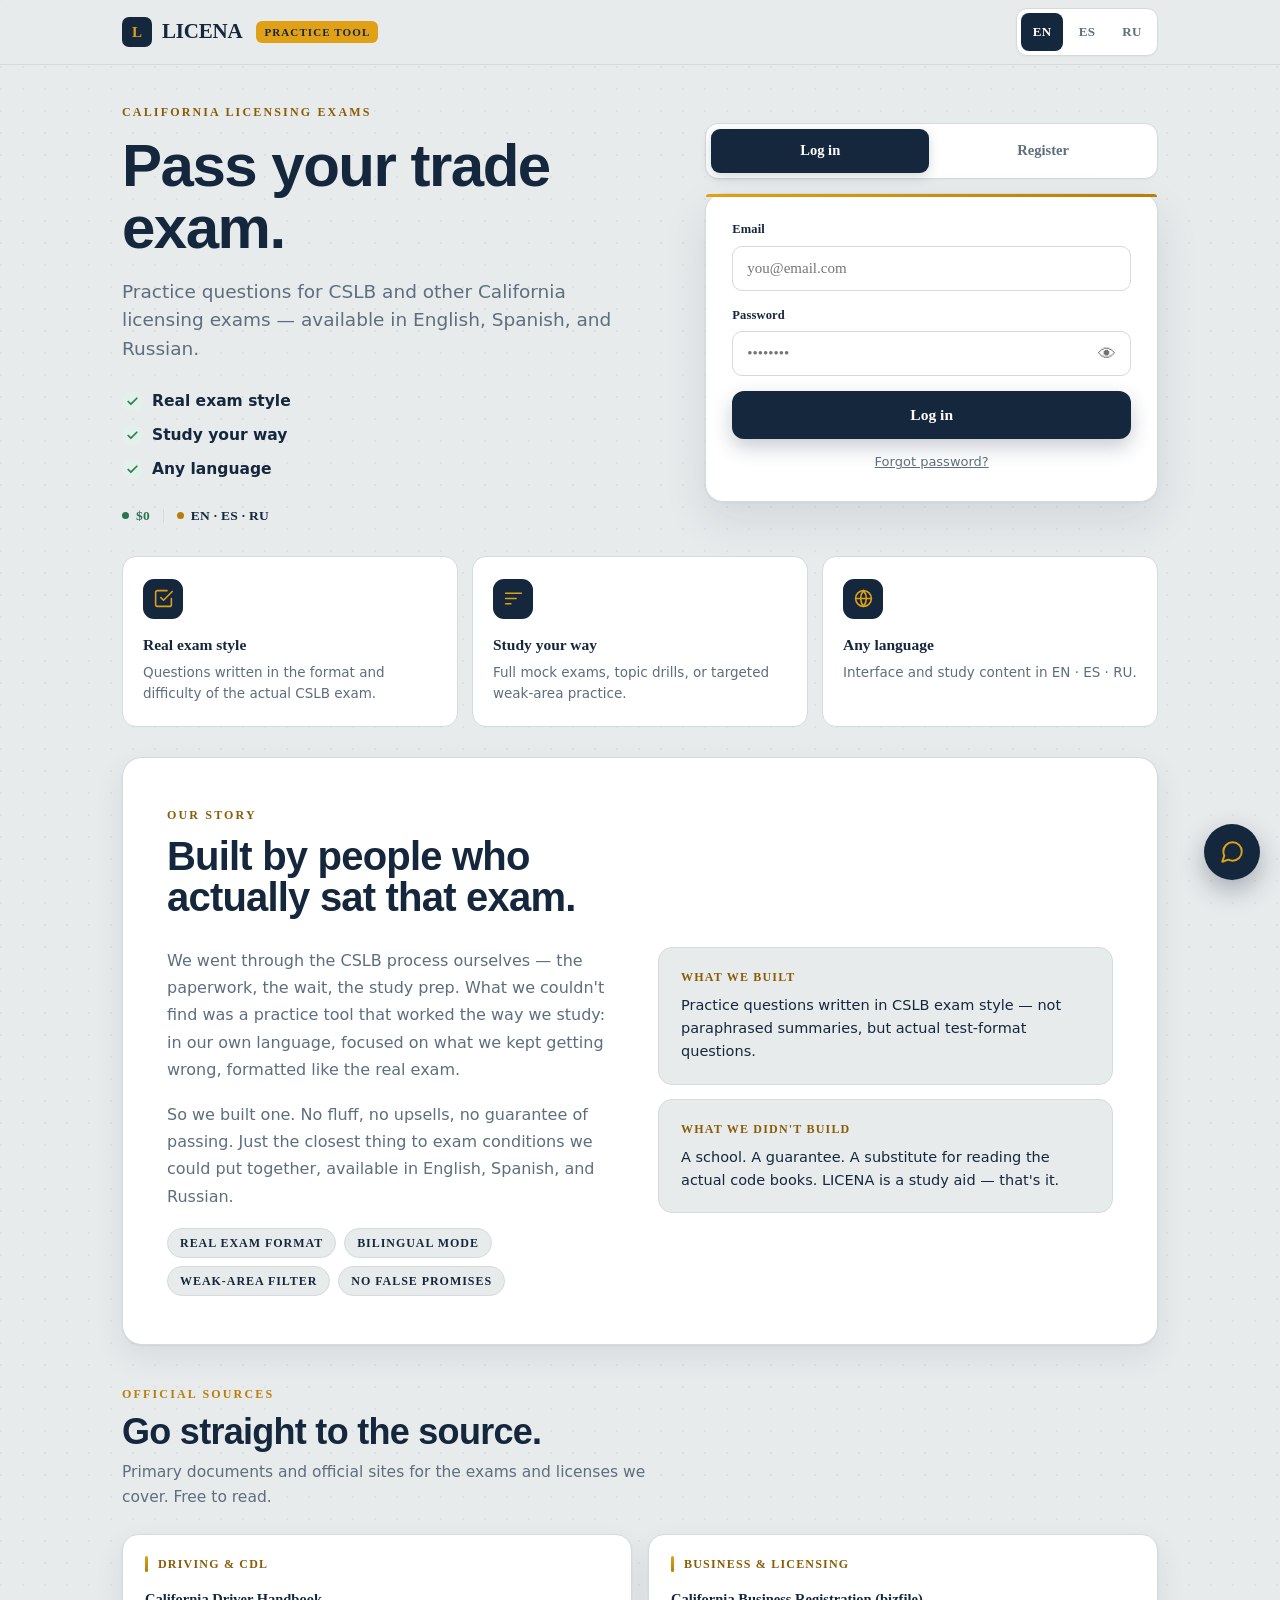
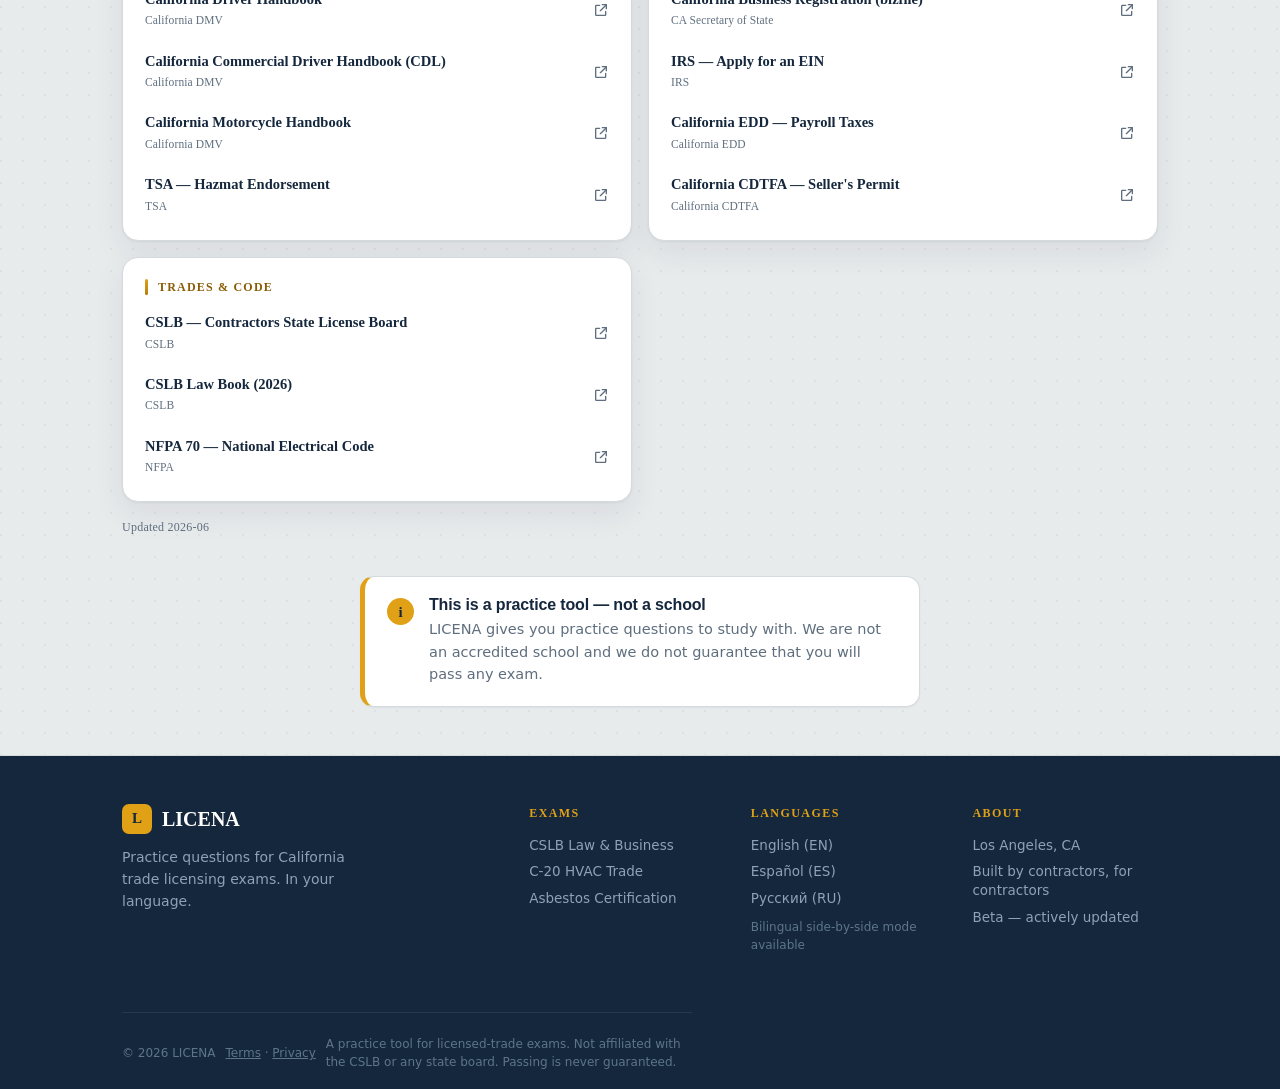
<file: index.html>
<!DOCTYPE html>
<html lang="en">
<head>
<meta charset="utf-8">
<meta name="viewport" content="width=device-width, initial-scale=1">
<meta http-equiv="Content-Security-Policy" content="default-src 'self'; script-src 'self'; style-src 'self' 'unsafe-inline' https://fonts.googleapis.com; font-src https://fonts.gstatic.com; img-src 'self' data:; connect-src 'self' https://*.supabase.co wss://*.supabase.co; object-src 'none'; base-uri 'self'; form-action 'self'">
<title>LICENA — Sign in</title>
<link rel="icon" href="favicon.svg?v=1" type="image/svg+xml">
<link rel="icon" href="favicon.png?v=1" sizes="32x32" type="image/png">
<link rel="apple-touch-icon" href="apple-touch-icon.png?v=1">
<link rel="preconnect" href="https://fonts.googleapis.com">
<link rel="preconnect" href="https://fonts.gstatic.com" crossorigin>
<link href="https://fonts.googleapis.com/css2?family=Archivo:wght@500;600;700;800;900&family=IBM+Plex+Mono:wght@400;500;600&family=IBM+Plex+Sans:wght@400;500;600&display=swap" rel="stylesheet">
<link rel="stylesheet" href="css/styles.css?v=21">
</head>
<body>

<div class="top"><div class="wrap">
  <div class="brand"><span class="mk">L</span>LICENA</div>
  <span class="tag" data-t="tag">Practice tool</span>
  <div class="langs" role="group" aria-label="Language">
    <button data-lang="en" aria-pressed="true">EN</button>
    <button data-lang="es" aria-pressed="false">ES</button>
    <button data-lang="ru" aria-pressed="false">RU</button>
  </div>
</div></div>

<div class="wrap">
  <div class="hero-split">
    <section class="hero">
      <div class="eyebrow" data-t="eyebrow">California licensing exams</div>
      <h1 data-t="heroLine">Pass your trade exam.</h1>
      <p class="sub" data-t="heroSub">Practice questions for CSLB and other California licensing exams — available in English, Spanish, and Russian.</p>
      <ul class="hero-points">
        <li data-t="feat1T">Real exam style</li>
        <li data-t="feat2T">Study your way</li>
        <li data-t="feat3T">Any language</li>
      </ul>
      <div class="hero-trust">
        <span class="ht-item ht-free">$0</span>
        <span class="ht-sep" aria-hidden="true"></span>
        <span class="ht-item ht-langs">EN · ES · RU</span>
      </div>
    </section>

    <div class="authwrap" id="authwrap">
      <div class="tabs" role="group" aria-label="Auth">
        <button data-tab="login" aria-pressed="true" data-t="tabLogin">Log in</button>
        <button data-tab="register" aria-pressed="false" data-t="tabRegister">Register</button>
      </div>

      <div class="authcard">
        <!-- LOGIN -->
        <div class="authpanel on" data-panel="login">
          <form id="li_form" novalidate>
          <div class="field">
            <label for="li_email" data-t="emL">Email</label>
            <input id="li_email" type="email" placeholder="you@email.com" autocomplete="username">
            <div class="ferr"></div>
          </div>
          <div class="field">
            <label for="li_pass" data-t="passL">Password</label>
            <div class="pwwrap">
              <input id="li_pass" type="password" placeholder="••••••••" autocomplete="current-password">
              <button type="button" class="pwtoggle" data-target="li_pass" aria-label="Show password" aria-pressed="false">👁</button>
            </div>
            <div class="ferr"></div>
          </div>
          <div class="autherr" id="li_err"></div>
          <button type="submit" class="btn btn-primary btn-block" id="li_btn" data-t="loginBtn">Log in</button>
          <button type="button" id="fp_link" data-t="fpLink" style="display:block;margin:12px auto 0;background:none;border:0;color:var(--steel);font:inherit;font-size:13px;text-decoration:underline;cursor:pointer">Forgot password?</button>
          </form>
        </div>

        <!-- REGISTER -->
        <div class="authpanel" data-panel="register">
          <form id="rg_form" novalidate>
          <div class="field">
            <label for="rg_name" data-t="nameL">Full name</label>
            <input id="rg_name" type="text" autocomplete="name">
            <div class="ferr"></div>
          </div>
          <div class="field">
            <label for="rg_email" data-t="emL">Email</label>
            <input id="rg_email" type="email" placeholder="you@email.com" autocomplete="username">
            <div class="ferr"></div>
          </div>
          <div class="field">
            <label for="rg_pass" data-t="passL">Password</label>
            <div class="pwwrap">
              <input id="rg_pass" type="password" placeholder="••••••••" autocomplete="new-password">
              <button type="button" class="pwtoggle" data-target="rg_pass" aria-label="Show password" aria-pressed="false">👁</button>
            </div>
            <div class="pwhint" data-t="passHint">Use Latin letters, at least one uppercase letter and a symbol.</div>
          </div>
          <label class="consent">
            <input type="checkbox" id="rg_consent">
            <span data-t="consent">I understand LICENA is a practice tool, not a school, and does not guarantee passing any exam.</span>
          </label>
          <p style="font-size:12px;color:var(--steel);line-height:1.5;margin:4px 0 0" data-t="devReg">This is a personal account, for your own devices. Frequent device switching may temporarily limit access.</p>
          <div class="autherr" id="rg_err"></div>
          <button type="submit" class="btn btn-primary btn-block" id="rg_btn" data-t="createBtn">Create free account</button>
          <p style="font-size:11.5px;color:var(--steel);line-height:1.5;margin:10px 0 0;text-align:center" data-t="rgAgree">By creating an account, you agree to our <a href="terms.html">Terms</a> and <a href="privacy.html">Privacy Policy</a>.</p>
          </form>
        </div>

        <!-- EMAIL CONFIRMATION SCREEN -->
        <div class="authpanel" data-panel="check-email" style="text-align:center;padding:12px 0">
          <div style="font-size:38px;margin-bottom:12px">📬</div>
          <h2 style="font-family:'Archivo';font-size:22px;margin:0 0 10px" data-t="checkEmail">Check your email</h2>
          <p style="color:var(--steel);font-size:14.5px;margin:0 0 20px" data-t="checkEmailSub">We sent a confirmation link to <strong id="sentTo"></strong>. Click the link to activate your account.</p>
          <button class="btn btn-ghost" id="backToRegister" data-t="backToReg" style="margin:0 auto">← Back to register</button>
        </div>

        <!-- FORGOT PASSWORD -->
        <div class="authpanel" data-panel="forgot">
          <form id="fp_form" novalidate>
          <p style="color:var(--steel);font-size:14px;margin:0 0 14px" data-t="fpIntro">Enter your email and we'll send a reset link.</p>
          <div class="field">
            <label for="fp_email" data-t="emL">Email</label>
            <input id="fp_email" type="email" placeholder="you@email.com" autocomplete="username">
            <div class="ferr"></div>
          </div>
          <div class="autherr" id="fp_err"></div>
          <button type="submit" class="btn btn-primary btn-block" id="fp_btn" data-t="fpSendBtn">Send reset link</button>
          </form>
          <p id="fp_sent" style="display:none;color:var(--steel);font-size:14px;text-align:center;padding:6px 0 0" data-t="fpSent">If an account exists for that email, we've sent a reset link. Check your inbox.</p>
          <button type="button" class="btn btn-ghost" id="fp_back" data-t="fpBack" style="margin:12px auto 0">← Back to login</button>
        </div>

        <!-- RESET PASSWORD (opened from the email link) -->
        <div class="authpanel" data-panel="reset">
          <form id="rs_form" novalidate>
          <p style="color:var(--steel);font-size:14px;margin:0 0 14px" data-t="rsIntro">Choose a new password for your account.</p>
          <div class="field">
            <label for="rs_pass" data-t="newPassL">New password</label>
            <div class="pwwrap">
              <input id="rs_pass" type="password" placeholder="••••••••" autocomplete="new-password">
              <button type="button" class="pwtoggle" data-target="rs_pass" aria-label="Show password" aria-pressed="false">👁</button>
            </div>
            <div class="pwhint" data-t="passHint">Use Latin letters, at least one uppercase letter and a symbol.</div>
          </div>
          <div class="autherr" id="rs_err"></div>
          <button type="submit" class="btn btn-primary btn-block" id="rs_btn" data-t="rsSaveBtn">Save new password</button>
          </form>
        </div>

        <!-- DEVICE GATE — confirm a new device -->
        <div class="authpanel" data-panel="device-ask" style="text-align:center;padding:12px 0">
          <div style="font-size:34px;margin-bottom:10px">🔐</div>
          <h2 style="font-family:'Archivo';font-size:21px;margin:0 0 10px" data-t="devAskT">Add this device?</h2>
          <p style="color:var(--steel);font-size:14.5px;margin:0 0 6px" data-t="devAskB">Add this device to your account to continue.</p>
          <p id="devSwapNote" style="color:var(--steel);font-size:13px;margin:0 0 16px;display:none" data-t="devSwapNote">One of your old, unused devices will be signed out.</p>
          <div class="autherr" id="dev_err"></div>
          <button class="btn btn-primary btn-block" id="dev_add" data-t="devAddBtn">Add this device</button>
          <button type="button" class="btn btn-ghost" id="dev_cancel" data-t="devCancelBtn" style="margin:10px auto 0">Cancel</button>
        </div>

        <!-- DEVICE GATE — limit reached -->
        <div class="authpanel" data-panel="device-limit" style="text-align:center;padding:12px 0">
          <div style="font-size:34px;margin-bottom:10px">🔒</div>
          <h2 style="font-family:'Archivo';font-size:21px;margin:0 0 10px" data-t="devLimitT">Device limit reached</h2>
          <p style="color:var(--steel);font-size:14.5px;margin:0 0 20px" data-t="devLimitB">You've reached the device limit for this account. You can't sign in on this device right now — please try again later or contact support.</p>
          <button type="button" class="btn btn-ghost" id="dev_back" data-t="devBackBtn" style="margin:0 auto">← Back to login</button>
        </div>
      </div>
    </div>
  </div>

  <div class="feats">
    <div class="feat">
      <div class="feat-ic" aria-hidden="true"><svg viewBox="0 0 24 24" fill="none" stroke="currentColor" stroke-width="1.8" stroke-linecap="round" stroke-linejoin="round"><path d="M9 11l3 3L22 4"/><path d="M21 12v7a2 2 0 0 1-2 2H5a2 2 0 0 1-2-2V5a2 2 0 0 1 2-2h11"/></svg></div>
      <div class="feat-t" data-t="feat1T">Real exam style</div><div class="feat-d" data-t="feat1D">Questions written in the format and difficulty of the actual CSLB exam.</div>
    </div>
    <div class="feat">
      <div class="feat-ic" aria-hidden="true"><svg viewBox="0 0 24 24" fill="none" stroke="currentColor" stroke-width="1.8" stroke-linecap="round" stroke-linejoin="round"><path d="M3 6h18"/><path d="M3 12h12"/><path d="M3 18h6"/></svg></div>
      <div class="feat-t" data-t="feat2T">Study your way</div><div class="feat-d" data-t="feat2D">Full mock exams, topic drills, or targeted weak-area practice.</div>
    </div>
    <div class="feat">
      <div class="feat-ic" aria-hidden="true"><svg viewBox="0 0 24 24" fill="none" stroke="currentColor" stroke-width="1.8" stroke-linecap="round" stroke-linejoin="round"><circle cx="12" cy="12" r="9"/><path d="M3 12h18"/><path d="M12 3a14 14 0 0 1 0 18a14 14 0 0 1 0-18"/></svg></div>
      <div class="feat-t" data-t="feat3T">Any language</div><div class="feat-d" data-t="feat3D">Interface and study content in EN · ES · RU.</div>
    </div>
  </div>

  <!-- WHY LICENA / STORY SECTION -->
  <section class="story">
    <div class="story-inner">
      <div class="eyebrow" data-t="storyEyebrow">Our story</div>
      <h2 data-t="storyHeadline">Built by people who actually sat that exam.</h2>
      <div class="story-grid">
        <div class="story-text">
          <p data-t="storyP1">We went through the CSLB process ourselves — the paperwork, the wait, the study prep. What we couldn't find was a practice tool that worked the way we study: in our own language, focused on what we kept getting wrong, formatted like the real exam.</p>
          <p data-t="storyP2">So we built one. No fluff, no upsells, no guarantee of passing. Just the closest thing to exam conditions we could put together, available in English, Spanish, and Russian.</p>
          <div class="story-pills">
            <span class="pill" data-t="pillFormat">Real exam format</span>
            <span class="pill" data-t="pillBilingual">Bilingual mode</span>
            <span class="pill" data-t="pillWeak">Weak-area filter</span>
            <span class="pill" data-t="pillHonest">No false promises</span>
          </div>
        </div>
        <div class="story-cards">
          <div class="story-card">
            <div class="sc-label" data-t="scLabel1">What we built</div>
            <div class="sc-val" data-t="scVal1">Practice questions written in CSLB exam style — not paraphrased summaries, but actual test-format questions.</div>
          </div>
          <div class="story-card">
            <div class="sc-label" data-t="scLabel2">What we didn't build</div>
            <div class="sc-val" data-t="scVal2">A school. A guarantee. A substitute for reading the actual code books. LICENA is a study aid — that's it.</div>
          </div>
        </div>
      </div>
    </div>
  </section>

  <!-- TESTIMONIALS -->
  <section class="testi" id="testiSection" style="display:none">
    <div class="eyebrow" data-t="testiEyebrow">Contractors who used it</div>
    <h2 data-t="testiHeadline">What they said.</h2>
    <!-- Filled at runtime from approved user reviews (js/reviews.js); the whole
         section hides itself when there are none yet — no placeholder content. -->
    <div class="testi-grid" id="testiGrid"></div>
  </section>

  <!-- OFFICIAL RESOURCES -->
  <section class="res-slot">
    <div class="eyebrow" data-t="resEyebrow">Official sources</div>
    <h2 data-t="resHead">Go straight to the source.</h2>
    <p class="res-lead" data-t="resSub">Primary documents and official sites for the exams and licenses we cover. Free to read.</p>
    <div id="resList" class="res-list"></div>
    <div id="resUpdated" class="res-updated"></div>
  </section>

  <section class="disc" style="max-width:560px;margin:22px auto 0">
    <div class="ic">i</div>
    <div>
      <h3 data-t="discT">This is a practice tool — not a school</h3>
      <p data-t="discB">LICENA gives you practice questions to study with. We are not an accredited school and we do not guarantee that you will pass any exam.</p>
    </div>
  </section>
</div>

<footer>
  <div class="wrap">
    <div class="foot-cols">
      <div class="foot-col foot-brand-col">
        <div class="fb"><span class="mk">L</span>LICENA</div>
        <p class="foot-tagline" data-t="footTagline">Practice questions for California trade licensing exams. In your language.</p>
      </div>
      <div class="foot-col">
        <div class="foot-col-head" data-t="footExamsHead">Exams</div>
        <ul class="foot-list">
          <li data-t="footExam1">CSLB Law &amp; Business</li>
          <li data-t="footExam2">C-20 HVAC Trade</li>
          <li data-t="footExam3">Asbestos Certification</li>
        </ul>
      </div>
      <div class="foot-col">
        <div class="foot-col-head" data-t="footLangsHead">Languages</div>
        <ul class="foot-list">
          <li>English (EN)</li>
          <li>Español (ES)</li>
          <li>Русский (RU)</li>
        </ul>
        <div class="foot-note-small" data-t="footBilingualNote">Bilingual side-by-side mode available</div>
      </div>
      <div class="foot-col">
        <div class="foot-col-head" data-t="footAboutHead">About</div>
        <ul class="foot-list">
          <li data-t="footCity">Los Angeles, CA</li>
          <li data-t="footBuiltBy">Built by contractors, for contractors</li>
          <li data-t="footBeta">Beta — actively updated</li>
        </ul>
      </div>
    </div>
    <div class="foot-bottom">
      <small>© 2026 LICENA</small>
      <small><a href="terms.html" data-t="footTerms" style="color:inherit;text-decoration:underline">Terms</a> · <a href="privacy.html" data-t="footPrivacy" style="color:inherit;text-decoration:underline">Privacy</a></small>
      <small data-t="footNote">Not affiliated with the CSLB or any state board. Passing is never guaranteed.</small>
    </div>
  </div>
</footer>

<!-- Support / requests assistant -->
<button id="supFab" class="sup-fab" aria-label="LICENA Assistant" aria-expanded="false">
  <svg viewBox="0 0 24 24" fill="none" stroke="currentColor" stroke-width="1.8" stroke-linecap="round" stroke-linejoin="round"><path d="M21 11.5a8.38 8.38 0 0 1-8.5 8.5 8.5 8.5 0 0 1-3.8-.9L3 21l1.9-5.7A8.38 8.38 0 0 1 4 11.5 8.5 8.5 0 0 1 12.5 3 8.38 8.38 0 0 1 21 11.5z"/></svg>
</button>
<div id="supPanel" class="sup-panel" role="dialog" aria-modal="false" aria-labelledby="supTitle" hidden>
  <div class="sup-head">
    <strong id="supTitle" data-t="supTitle">LICENA Assistant</strong>
    <button id="supClose" class="sup-x" aria-label="Close">✕</button>
  </div>
  <div class="sup-log" id="supLog" aria-live="polite"></div>
  <div class="sup-shots" id="supShots" hidden></div>
  <form id="supForm" class="sup-input">
    <input type="file" id="supFile" accept="image/png,image/jpeg,image/webp" multiple hidden>
    <button type="button" id="supAttach" class="sup-attach" aria-label="Attach screenshot" hidden>
      <svg viewBox="0 0 24 24" fill="none" stroke="currentColor" stroke-width="1.9" stroke-linecap="round" stroke-linejoin="round" aria-hidden="true"><rect x="3" y="3" width="18" height="18" rx="2.5"/><circle cx="8.5" cy="8.5" r="1.6"/><path d="M21 15l-5-5L5 21"/></svg>
    </button>
    <textarea id="supMsg" rows="1" placeholder="Ask a question…"></textarea>
    <button type="submit" id="supSend" class="sup-send" aria-label="Send">➤</button>
  </form>
</div>

<script src="js/vendor/supabase-js-2.110.0.js"></script>
<script src="js/supabase-client.js?v=14"></script>
<script src="js/devices.js?v=1"></script>
<script src="js/i18n.js?v=20"></script>
<script src="js/app.js?v=18"></script>
<script src="js/reviews.js?v=2"></script>
<script src="js/resources.js?v=14"></script>
<script src="js/resources-render.js?v=14"></script>
<script src="js/support.js?v=10"></script>
</body>
</html>
</file>
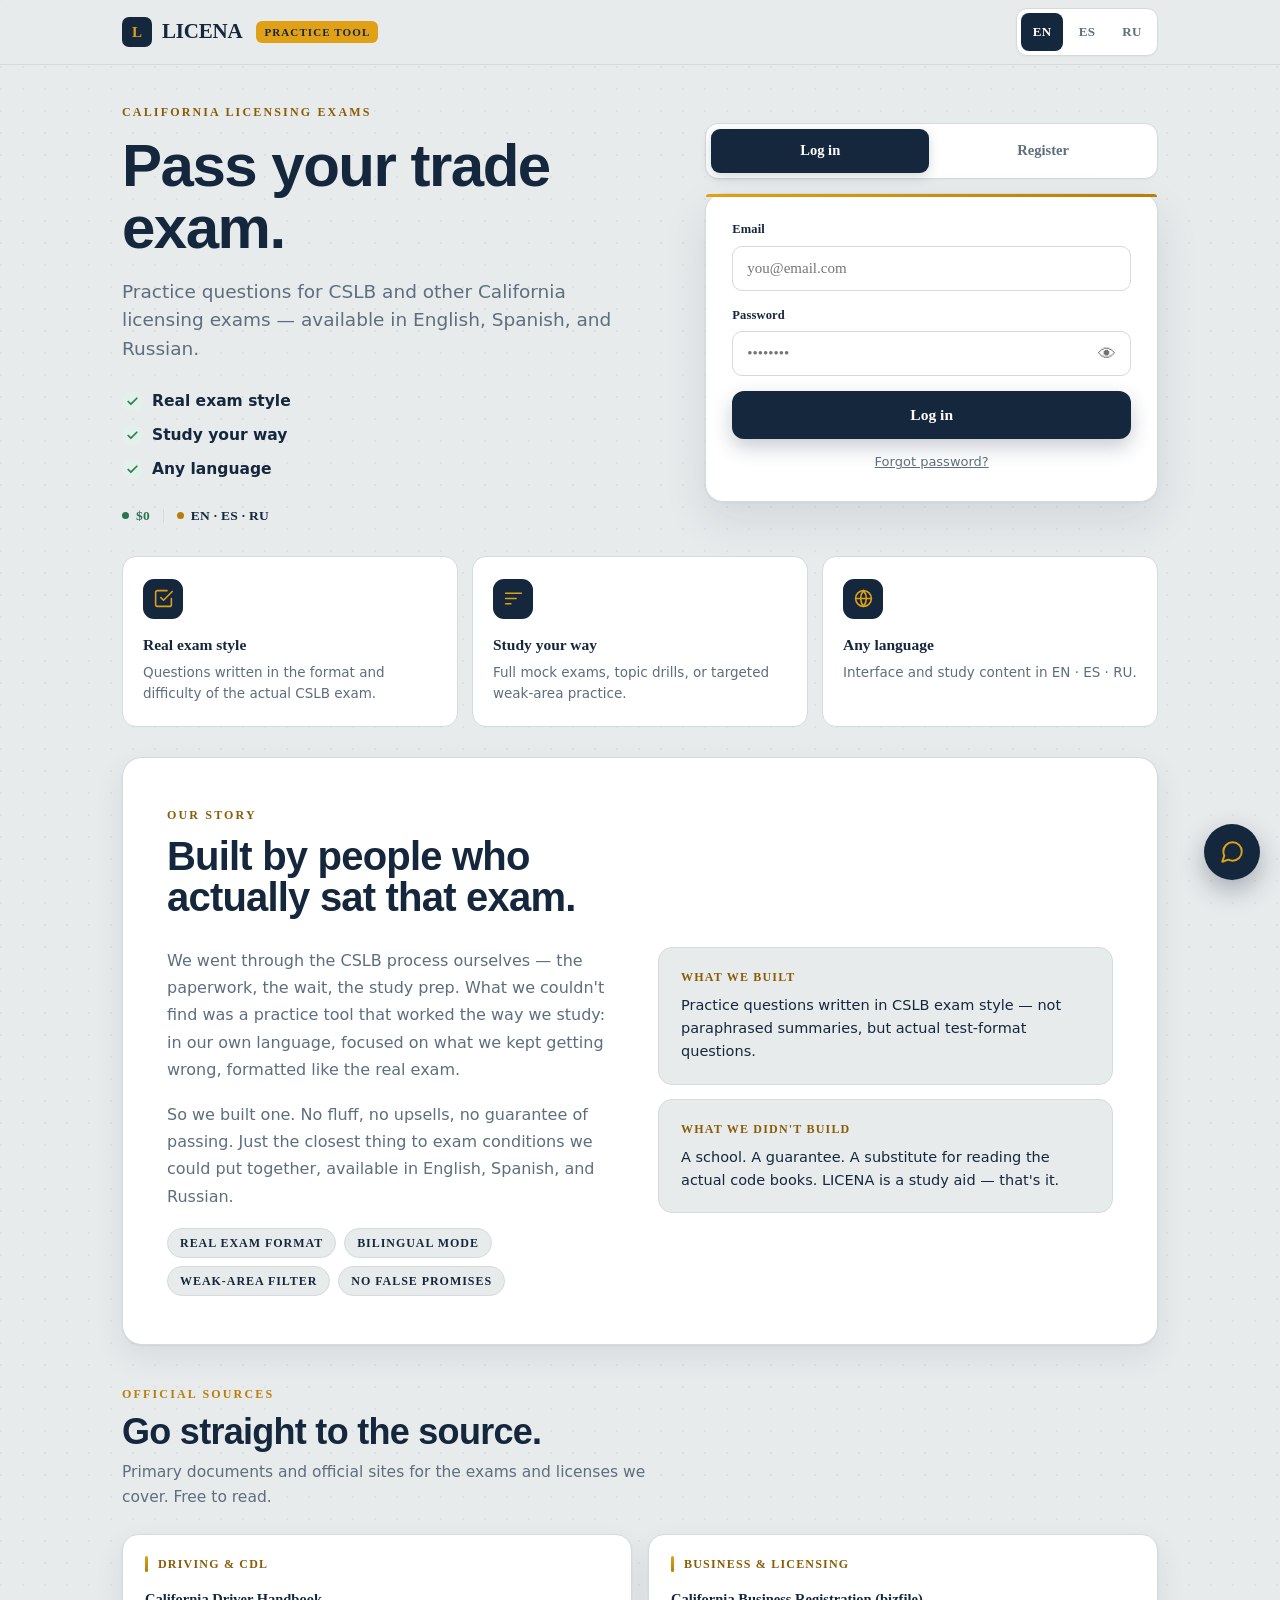
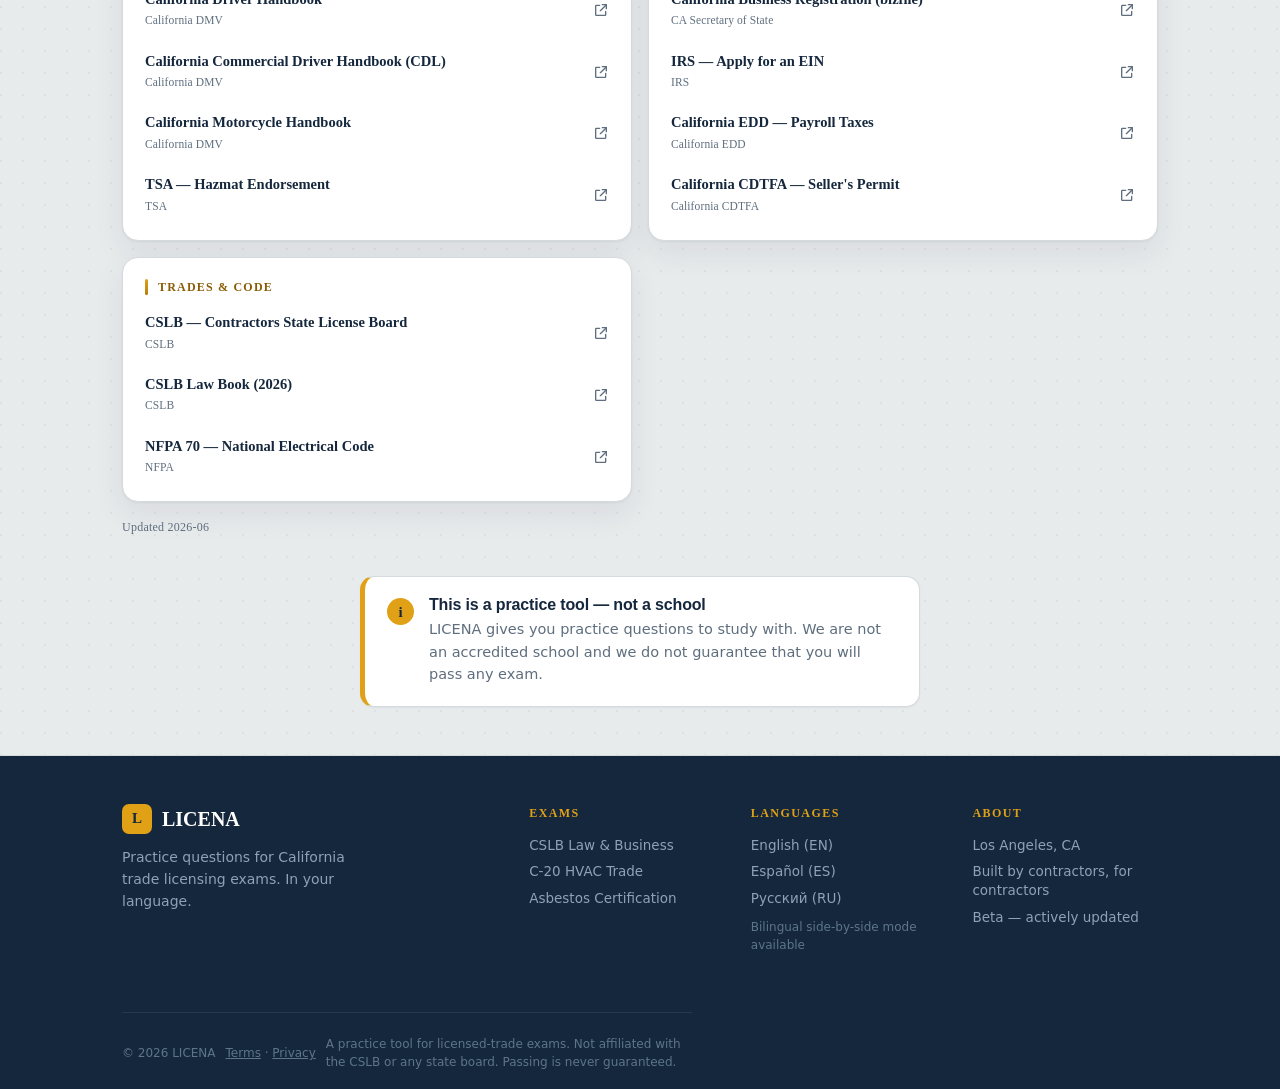
<file: app.html>
<!DOCTYPE html>
<html lang="en">
<head>
<meta charset="utf-8">
<meta name="viewport" content="width=device-width, initial-scale=1">
<meta http-equiv="Content-Security-Policy" content="default-src 'self'; script-src 'self'; style-src 'self' 'unsafe-inline' https://fonts.googleapis.com; font-src https://fonts.gstatic.com; img-src 'self' data:; connect-src 'self' https://*.supabase.co wss://*.supabase.co; object-src 'none'; base-uri 'self'; form-action 'self'">
<title>LICENA — Cabinet</title>
<link rel="icon" href="favicon.svg?v=1" type="image/svg+xml">
<link rel="icon" href="favicon.png?v=1" sizes="32x32" type="image/png">
<link rel="apple-touch-icon" href="apple-touch-icon.png?v=1">
<link rel="preconnect" href="https://fonts.googleapis.com">
<link rel="preconnect" href="https://fonts.gstatic.com" crossorigin>
<link href="https://fonts.googleapis.com/css2?family=Archivo:wght@500;600;700;800;900&family=IBM+Plex+Mono:wght@400;500;600&family=IBM+Plex+Sans:wght@400;500;600&display=swap" rel="stylesheet">
<link rel="stylesheet" href="css/styles.css?v=21">
<link rel="stylesheet" href="css/cabinet.css?v=21">
</head>
<body>

<div class="app-top"><div class="wrap">
  <div class="brand"><span class="mk">L</span>LICENA</div>
  <div class="state-picker" id="statePicker">
    <button class="state-badge" id="stateBadge" aria-haspopup="true" aria-expanded="false"></button>
    <div class="state-menu" id="stateMenu" role="menu" hidden></div>
  </div>
  <span class="tag" data-a="tag">My cabinet</span>
  <div class="app-right">
    <div class="app-langs" id="appLangs" role="group" aria-label="Language"></div>
    <button class="rev-hdr" id="reviewHeaderBtn" type="button" aria-label="Leave a review">
      <svg viewBox="0 0 24 24" fill="none" stroke="currentColor" stroke-width="1.8" stroke-linecap="round" stroke-linejoin="round" aria-hidden="true"><path d="M12 2l3.09 6.26L22 9.27l-5 4.87 1.18 6.88L12 17.77l-6.18 3.25L7 14.14 2 9.27l6.91-1.01L12 2z"/></svg>
      <span class="rev-hdr-lbl" data-a="reviewOpen">Leave a review</span>
      <span class="rev-hdr-dot" aria-hidden="true"></span>
    </button>
    <button class="linkbtn" id="signOut" data-a="signOut">Sign out</button>
  </div>
</div></div>

<div class="wrap shell" id="shell" style="display:none">
  <nav class="side" id="side" aria-label="Sections">
    <button data-panel="mytests" aria-current="true">
      <span class="ico" aria-hidden="true"><svg viewBox="0 0 24 24" fill="none" stroke="currentColor" stroke-width="1.9" stroke-linecap="round" stroke-linejoin="round"><rect x="3" y="4" width="18" height="6" rx="1.5"/><rect x="3" y="14" width="18" height="6" rx="1.5"/></svg></span>
      <span class="side-lbl" data-a="navMyTests">My courses</span>
    </button>
    <button data-panel="add">
      <span class="ico" aria-hidden="true"><svg viewBox="0 0 24 24" fill="none" stroke="currentColor" stroke-width="1.9" stroke-linecap="round" stroke-linejoin="round"><rect x="3" y="3" width="7" height="7" rx="1.5"/><rect x="14" y="3" width="7" height="7" rx="1.5"/><rect x="3" y="14" width="7" height="7" rx="1.5"/><path d="M17.5 14v7M14 17.5h7"/></svg></span>
      <span class="side-lbl" data-a="navAdd">Catalog</span>
    </button>
    <button data-panel="account">
      <span class="ico" aria-hidden="true"><svg viewBox="0 0 24 24" fill="none" stroke="currentColor" stroke-width="1.9" stroke-linecap="round" stroke-linejoin="round"><circle cx="12" cy="8" r="4"/><path d="M4 21c0-4 3.6-7 8-7s8 3 8 7"/></svg></span>
      <span class="side-lbl" data-a="navAccount">Account</span>
    </button>
  </nav>

  <main>
    <!-- MY COURSES -->
    <section class="panel on" data-panel="mytests">
      <h2 data-a="myH">My courses</h2>
      <p class="lead" data-a="myL">Your active courses and study materials.</p>
      <div id="myList"></div>

      <!-- OFFICIAL RESOURCES (compact, non-intrusive) -->
      <aside class="res-slot-cab" aria-label="Official resources">
        <div class="res-slot-cab-hd">
          <span class="res-slot-cab-ic" aria-hidden="true"><svg viewBox="0 0 24 24" fill="none" stroke="currentColor" stroke-width="1.9" stroke-linecap="round" stroke-linejoin="round"><path d="M12 3v18"/><path d="M3 6a2 2 0 0 1 2-2h5a2 2 0 0 1 2 2v14a2 2 0 0 0-2-2H5a2 2 0 0 1-2-2z"/><path d="M21 6a2 2 0 0 0-2-2h-5a2 2 0 0 0-2 2v14a2 2 0 0 1 2-2h5a2 2 0 0 0 2-2z"/></svg></span>
          <div>
            <h3 data-a="resHead">Official resources</h3>
            <p class="res-slot-cab-sub" data-a="resSub">Primary documents and official sites — straight from the source.</p>
          </div>
        </div>
        <div id="resList" class="res-list"></div>
        <div id="resUpdated" class="res-updated"></div>
      </aside>
    </section>

    <!-- CATALOG -->
    <section class="panel" data-panel="add">
      <h2 data-a="storeH">Catalog</h2>
      <p class="lead" data-a="storeL">Add courses to your account. Free while in beta.</p>
      <div id="catalog"></div>
    </section>

    <!-- ACCOUNT -->
    <section class="panel" data-panel="account">
      <h2 data-a="acctH">Account</h2>
      <div class="card" style="margin-top:18px;max-width:560px">
        <div class="acct-line"><span class="k" data-a="acctName">Name</span><span class="v" id="aName">—</span></div>
        <div class="acct-line"><span class="k" data-a="acctEmail">Email</span><span class="v" id="aEmail">—</span></div>
        <div class="acct-line"><span class="k" data-a="acctPlan">Access</span><span class="v" data-a="planTest">Test access (no payment yet)</span></div>
        <div class="acct-line">
          <span class="k" data-a="chooseLang">Language</span>
          <div class="acct-lang-picker" id="acctLangPicker"></div>
        </div>
        <button class="btn btn-ghost" id="editProfileBtn" data-a="editProfile" style="margin-top:16px">Edit details</button>
      </div>
    </section>
  </main>
</div>

<!-- remove course modal -->
<div class="modal-bg" id="removeCourseModal" style="display:none">
  <div class="modal">
    <h3 data-a="removeCourseConfirm">Remove course</h3>
    <p><strong id="removeCourseTitle"></strong></p>
    <p data-a="removeCourseText" style="color:var(--steel);font-size:14px;margin-top:6px">This will remove the course from your account. You can add it again anytime.</p>
    <div class="modal-row" style="margin-top:16px">
      <button class="btn btn-ghost" id="removeCourseCancel" data-a="cancel">Cancel</button>
      <button class="btn" id="removeCourseConfirm" style="background:var(--danger);color:#fff" data-a="removeYes">Remove</button>
    </div>
  </div>
</div>

<!-- payment placeholder modal -->
<div class="modal-bg" id="payModal" style="display:none">
  <div class="modal">
    <h3 id="payModalTitle">Activate course</h3>
    <div class="pay-course-info" id="payCourseInfo"></div>
    <div class="beta-note" id="betaNote">
      <span class="beta-pill">BETA</span>
      <span data-a="betaFree">Free access during beta — no payment needed.</span>
    </div>
    <details class="pay-honest" id="payHonest" open>
      <summary class="pay-honest-sum" id="payHonestTitle"></summary>
      <div class="pay-honest-body" id="payHonestBody"></div>
    </details>
    <label class="pay-consent">
      <input type="checkbox" id="payHonestChk">
      <span data-a="honestAck">I have read the above and understand this is a practice tool that does not guarantee passing.</span>
    </label>
    <button class="btn btn-primary" id="payConfirm" style="width:100%;margin-top:8px" data-a="activateBtn" disabled>Activate for free</button>
    <div class="modal-row" style="margin-top:10px">
      <button class="btn btn-ghost" id="payCancel" data-a="cancel">Cancel</button>
    </div>
  </div>
</div>

<!-- edit profile modal -->
<div class="modal-bg" id="editProfileModal" style="display:none">
  <div class="modal">
    <h3 data-a="editProfile">Edit details</h3>
    <div id="editForm">
      <label class="rv-label" for="edName" data-a="acctName">Name</label>
      <input id="edName" type="text" maxlength="80" autocomplete="name">
      <label class="rv-label" for="edEmail" data-a="acctEmail">Email</label>
      <input id="edEmail" type="email" maxlength="200" autocomplete="email">
      <p class="ed-note" data-a="editEmailNote">Changing your email needs confirmation — we'll send a link to the new address.</p>
      <div id="edErr" class="ed-err" role="alert"></div>
      <button class="btn btn-primary" id="edSave" style="width:100%;margin-top:6px" data-a="editSave">Save</button>
      <div class="modal-row" style="margin-top:10px">
        <button class="btn btn-ghost" id="edCancel" data-a="cancel">Cancel</button>
      </div>
    </div>
    <div id="edDone" style="display:none;text-align:center;padding:6px 0">
      <p id="edDoneMsg">Saved.</p>
      <div class="modal-row" style="margin-top:8px;justify-content:center">
        <button class="btn btn-ghost" id="edClose" data-a="reviewDone">Done</button>
      </div>
    </div>
  </div>
</div>

<!-- leave a review modal -->
<div class="modal-bg" id="reviewModal" style="display:none">
  <div class="modal">
    <h3 data-a="reviewTitle">Leave a review</h3>
    <div id="reviewForm">
      <p data-a="reviewSub">Your honest experience helps others decide. Approved reviews may be shown on our homepage and used in our marketing.</p>
      <label class="rv-label" for="rvBody" data-a="reviewBodyL">Your review</label>
      <textarea id="rvBody" rows="4" maxlength="600"></textarea>
      <div class="rv-row">
        <div class="rv-col">
          <label class="rv-label" for="rvExam" data-a="reviewExamL">Exam (optional)</label>
          <input id="rvExam" type="text" maxlength="60">
        </div>
        <div class="rv-col">
          <label class="rv-label" for="rvCity" data-a="reviewCityL">City (optional)</label>
          <input id="rvCity" type="text" maxlength="60">
        </div>
      </div>
      <label class="pay-consent" style="margin-top:14px">
        <input type="checkbox" id="rvConsent">
        <span data-a="reviewConsent">I agree that LICENA may publish my review and use it in marketing on other platforms.</span>
      </label>
      <button class="btn btn-primary" id="rvSubmit" style="width:100%;margin-top:8px" data-a="reviewSubmit" disabled>Submit review</button>
      <div class="modal-row" style="margin-top:10px">
        <button class="btn btn-ghost" id="rvCancel" data-a="cancel">Cancel</button>
      </div>
    </div>
    <div id="rvThanks" style="display:none;text-align:center;padding:6px 0">
      <p data-a="reviewThanks">Thank you! Your review will appear after we review it.</p>
      <div class="modal-row" style="margin-top:8px;justify-content:center">
        <button class="btn btn-ghost" id="rvClose" data-a="reviewDone">Done</button>
      </div>
    </div>
  </div>
</div>

<!-- Support assistant (AI chat) — shared widget; logic in js/support.js -->
<button id="supFab" class="sup-fab" aria-label="LICENA Assistant" aria-expanded="false">
  <svg viewBox="0 0 24 24" fill="none" stroke="currentColor" stroke-width="1.8" stroke-linecap="round" stroke-linejoin="round"><path d="M21 11.5a8.38 8.38 0 0 1-8.5 8.5 8.5 8.5 0 0 1-3.8-.9L3 21l1.9-5.7A8.38 8.38 0 0 1 4 11.5 8.5 8.5 0 0 1 12.5 3 8.38 8.38 0 0 1 21 11.5z"/></svg>
</button>
<div id="supPanel" class="sup-panel" role="dialog" aria-modal="false" aria-labelledby="supTitle" hidden>
  <div class="sup-head">
    <strong id="supTitle">LICENA Assistant</strong>
    <button id="supClose" class="sup-x" aria-label="Close">✕</button>
  </div>
  <div class="sup-log" id="supLog" aria-live="polite"></div>
  <div class="sup-shots" id="supShots" hidden></div>
  <form id="supForm" class="sup-input">
    <input type="file" id="supFile" accept="image/png,image/jpeg,image/webp" multiple hidden>
    <button type="button" id="supAttach" class="sup-attach" aria-label="Attach screenshot" hidden>
      <svg viewBox="0 0 24 24" fill="none" stroke="currentColor" stroke-width="1.9" stroke-linecap="round" stroke-linejoin="round" aria-hidden="true"><rect x="3" y="3" width="18" height="18" rx="2.5"/><circle cx="8.5" cy="8.5" r="1.6"/><path d="M21 15l-5-5L5 21"/></svg>
    </button>
    <textarea id="supMsg" rows="1" placeholder="Ask a question…"></textarea>
    <button type="submit" id="supSend" class="sup-send" aria-label="Send">➤</button>
  </form>
</div>

<script src="js/vendor/supabase-js-2.110.0.js"></script>
<script src="js/supabase-client.js?v=14"></script>
<script src="js/devices.js?v=1"></script>
<script src="js/catalog.js?v=13"></script>
<script src="js/catalog/ca.js?v=13"></script>
<script src="js/catalog/az.js?v=13"></script>
<script src="js/i18n-app.js?v=19"></script>
<script src="js/honest-chances.js?v=13"></script>
<script src="js/app-cabinet.js?v=19"></script>
<script src="js/resources.js?v=14"></script>
<script src="js/resources-render.js?v=14"></script>
<script src="js/support.js?v=10"></script>
</body>
</html>
</file>
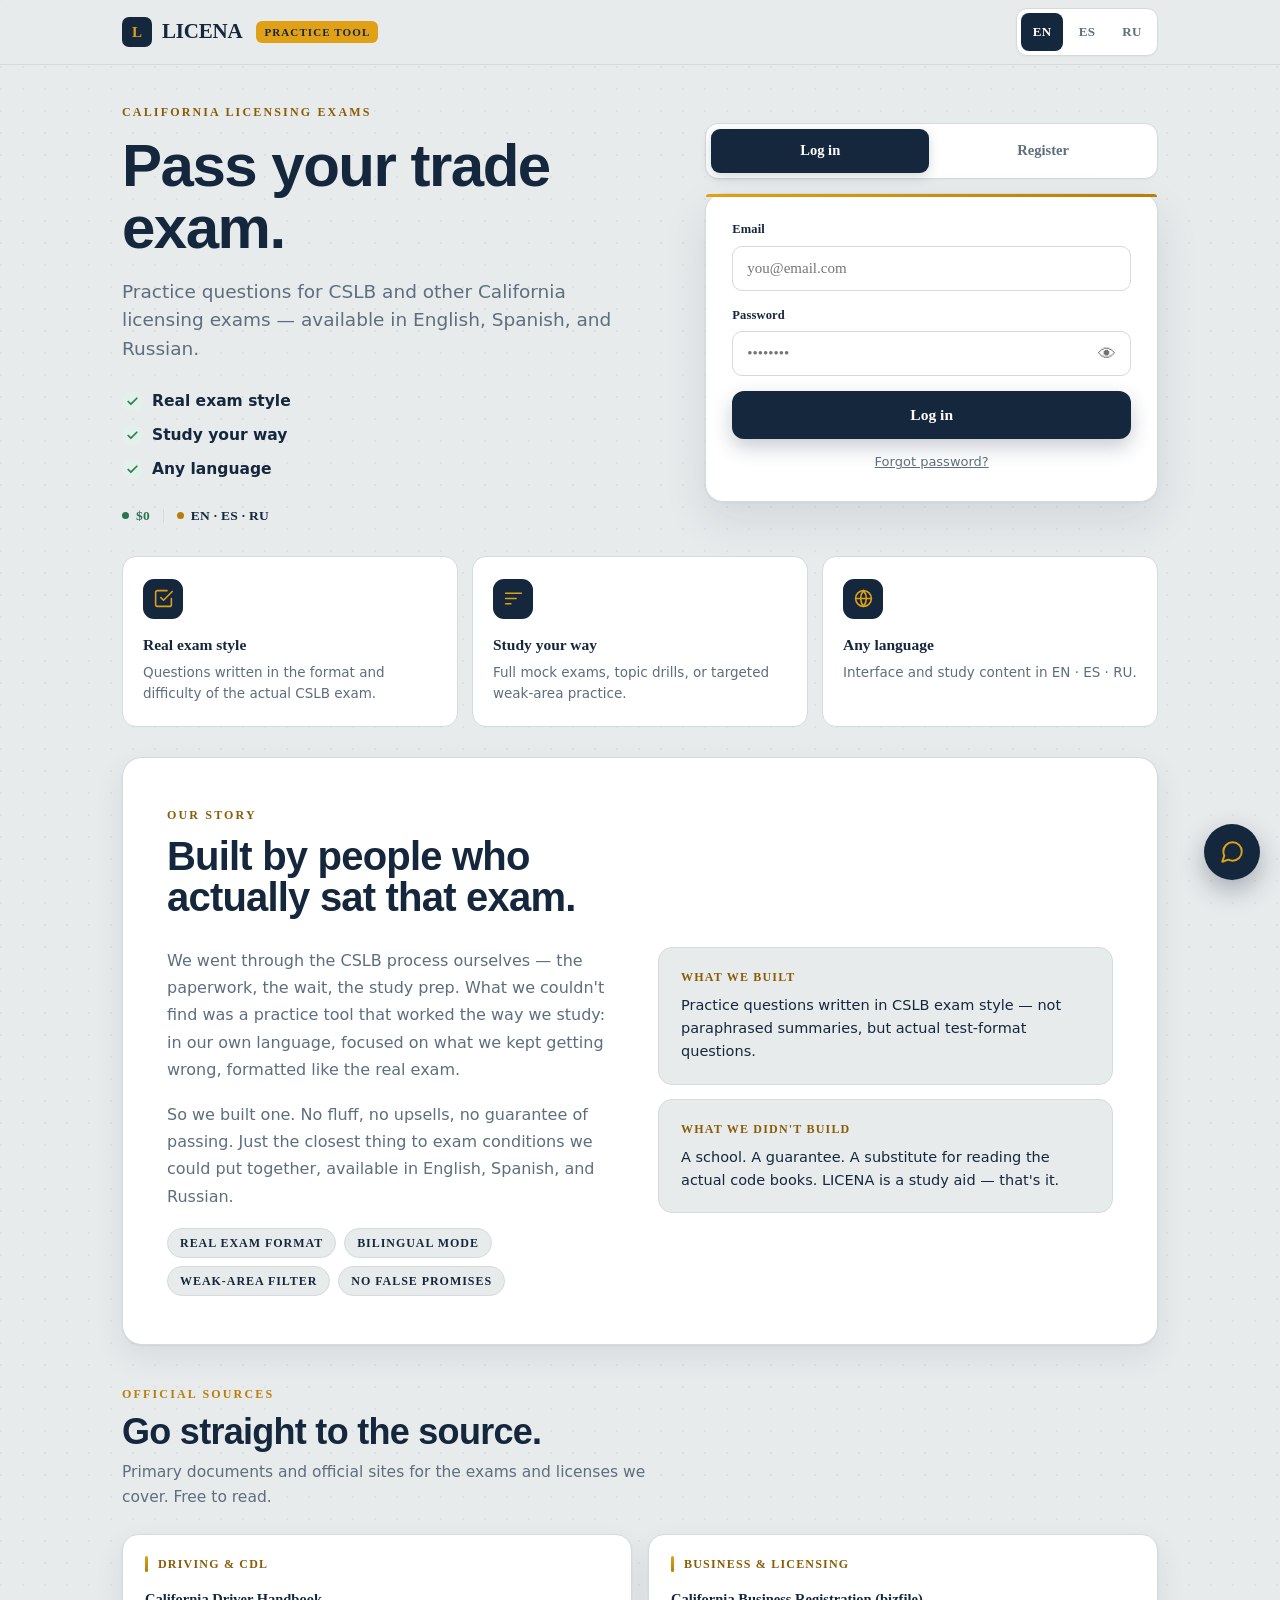
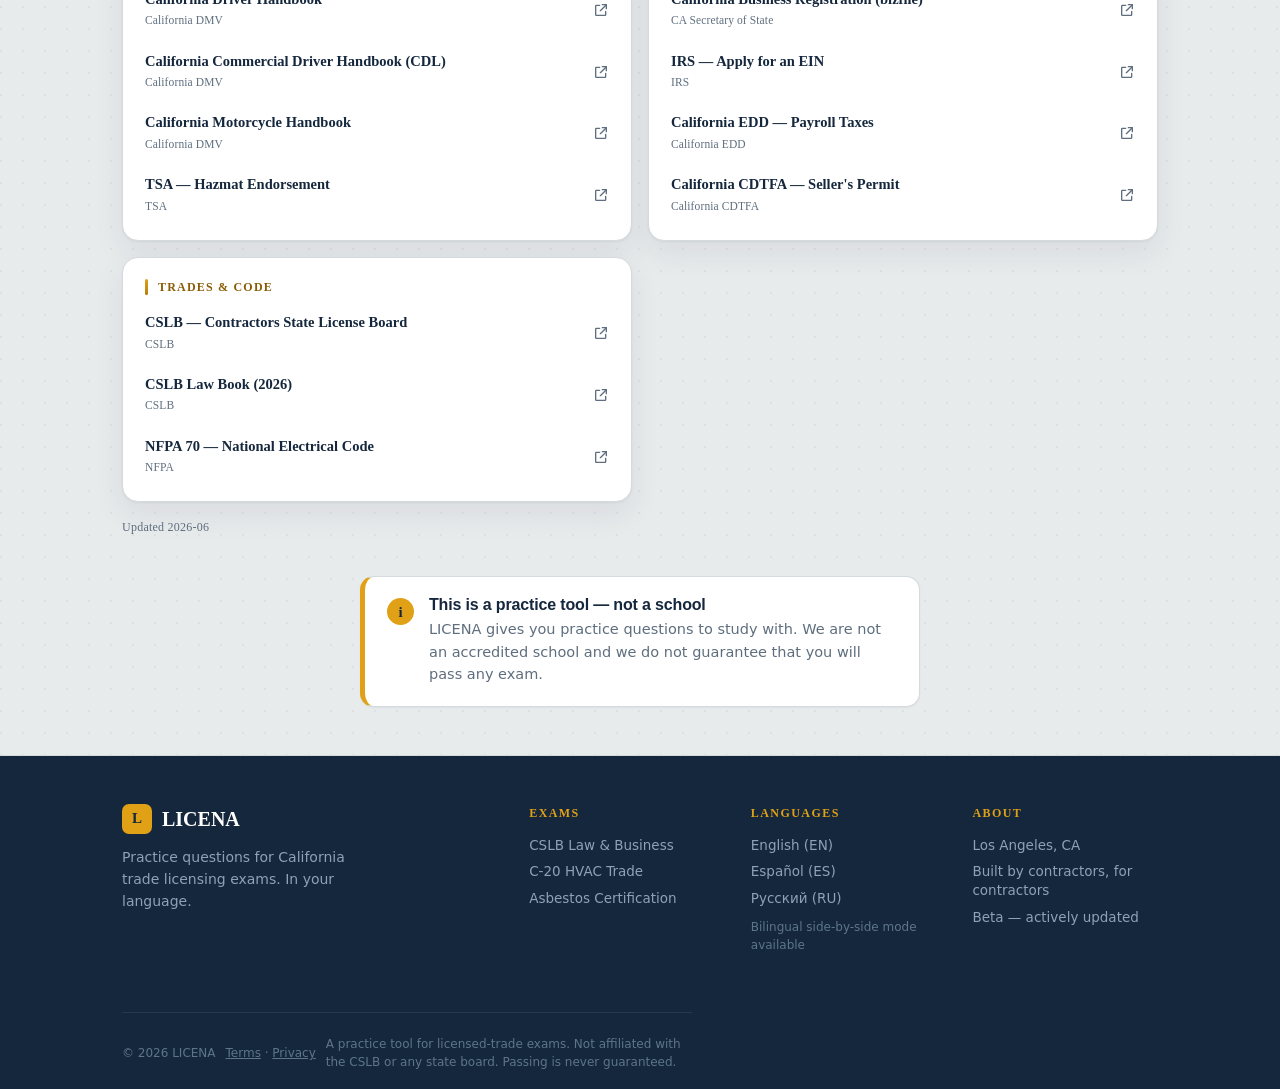
<file: course.html>
<!DOCTYPE html>
<html lang="en">
<head>
<meta charset="utf-8">
<meta name="viewport" content="width=device-width, initial-scale=1">
<meta http-equiv="Content-Security-Policy" content="default-src 'self'; script-src 'self'; style-src 'self' 'unsafe-inline' https://fonts.googleapis.com; font-src https://fonts.gstatic.com; img-src 'self' data:; connect-src 'self' https://*.supabase.co wss://*.supabase.co; object-src 'none'; base-uri 'self'; form-action 'self'">
<title>LICENA — Course</title>
<link rel="icon" href="favicon.svg?v=1" type="image/svg+xml">
<link rel="icon" href="favicon.png?v=1" sizes="32x32" type="image/png">
<link rel="apple-touch-icon" href="apple-touch-icon.png?v=1">
<link rel="preconnect" href="https://fonts.googleapis.com">
<link rel="preconnect" href="https://fonts.gstatic.com" crossorigin>
<link href="https://fonts.googleapis.com/css2?family=Archivo:wght@500;600;700;800;900&family=IBM+Plex+Mono:wght@400;500;600&family=IBM+Plex+Sans:wght@400;500;600&display=swap" rel="stylesheet">
<link rel="stylesheet" href="css/styles.css?v=21">
<link rel="stylesheet" href="css/course.css?v=20">
</head>
<body>

<div class="course-top">
  <div class="wrap course-top-inner">
    <button class="back-btn" id="backBtn">
      <svg class="back-ic" viewBox="0 0 24 24" fill="none" stroke="currentColor" stroke-width="2" stroke-linecap="round" stroke-linejoin="round" aria-hidden="true"><path d="M15 18l-6-6 6-6"/></svg>
      <span id="backLabel">My courses</span>
    </button>
    <span class="course-state-pill" id="courseStatePill"></span>
    <div class="course-top-title" id="courseTitle"></div>
    <!-- Study language selector (course content only) -->
    <div class="study-lang-wrap" id="studyLangWrap"></div>
  </div>
</div>

<div class="course-shell wrap" id="courseShell" style="display:none">

  <!-- Sidebar -->
  <aside class="course-side">
    <div class="progress-box">
      <div class="prog-label"><span class="prog-done"><span id="progCount">0</span> / <span id="progTotal">0</span></span></div>
      <div class="prog-bar"><div class="prog-fill" id="progFill" style="width:0%"></div></div>
    </div>
    <div class="side-sections" id="sideSections"></div>
    <div class="side-resources" id="sideResources" style="display:none"></div>
    <div class="side-controls">
      <button class="ctrl-btn ctrl-btn-filter" id="filterWrongBtn"></button>
      <button class="ctrl-btn" id="restartBtn">
        <svg class="ctrl-ic" viewBox="0 0 24 24" fill="none" stroke="currentColor" stroke-width="2" stroke-linecap="round" stroke-linejoin="round" aria-hidden="true"><path d="M3 2v6h6"/><path d="M3.51 15a9 9 0 1 0 2.13-9.36L3 8"/></svg>
        <span id="restartLabel">Restart</span>
      </button>
      <button class="ctrl-btn ctrl-btn-danger" id="resetProgressBtn">
        <svg class="ctrl-ic" viewBox="0 0 24 24" fill="none" stroke="currentColor" stroke-width="2" stroke-linecap="round" stroke-linejoin="round" aria-hidden="true"><path d="M3 6h18"/><path d="M8 6V4a2 2 0 0 1 2-2h4a2 2 0 0 1 2 2v2m3 0v14a2 2 0 0 1-2 2H7a2 2 0 0 1-2-2V6"/><path d="M10 11v6M14 11v6"/></svg>
        <span id="resetProgressLabel">Reset progress</span>
      </button>
    </div>
  </aside>

  <!-- Main -->
  <main class="course-main" translate="no">
    <!-- Overall (course-wide) progress — distinct from the per-block-filtered sidebar box -->
    <div class="overall-prog" id="overallProg" style="display:none">
      <div class="op-row">
        <span class="op-title" id="opTitle">Overall progress</span>
        <span class="op-num"><span id="opCorrect">0</span> / <span id="opTotal">0</span> <span id="opWord">correct</span></span>
      </div>
      <div class="op-bar"><div class="op-fill" id="opFill" style="width:0%"></div></div>
    </div>

    <!-- Final Exam entry (only for big banks ≥120 q) -->
    <div class="exam-entry" id="examEntry" style="display:none">
      <div class="ee-ic" aria-hidden="true"><svg viewBox="0 0 24 24" fill="none" stroke="currentColor" stroke-width="1.7" stroke-linecap="round" stroke-linejoin="round"><path d="M9 11l3 3L22 4"/><path d="M21 12v7a2 2 0 0 1-2 2H5a2 2 0 0 1-2-2V5a2 2 0 0 1 2-2h11"/></svg></div>
      <div class="ee-txt">
        <span class="ee-title" id="eeTitle">Final Exam</span>
        <span class="ee-sub" id="eeSub">A timed, exam-style test under real conditions.</span>
        <span class="ee-last" id="eeLast"></span>
      </div>
      <button class="btn btn-primary ee-btn" id="examStartBtn">Final Exam</button>
    </div>

    <div class="block-cards" id="blockCards" style="display:none"></div>
    <div class="q-card" id="qCard" style="display:none">
      <div class="q-meta">
        <span class="q-num" id="qNum"></span>
        <span class="q-section" id="qSection"></span>
      </div>
      <div class="q-text" id="qText"></div>
      <div class="q-opts" id="qOpts"></div>
      <div class="q-explanation" id="qExplanation" style="display:none"></div>
      <div class="q-nav">
        <button class="btn btn-ghost" id="prevBtn">← Prev</button>
        <button class="btn btn-primary" id="nextBtn">Next →</button>
      </div>
    </div>

    <div class="results-card" id="resultsCard" style="display:none">
      <div class="result-score" id="resultScore"></div>
      <div class="result-label" id="resultLabel"></div>
      <div class="result-stats" id="resultStats"></div>
      <button class="btn btn-primary" id="retryBtn" style="margin-top:24px">Try again</button>
    </div>

    <div class="coming-soon-card" id="comingSoon" style="display:none">
      <div class="cs-icon" aria-hidden="true"><svg viewBox="0 0 24 24" fill="none" stroke="currentColor" stroke-width="1.7" stroke-linecap="round" stroke-linejoin="round"><path d="M2 3h6a4 4 0 0 1 4 4v14a3 3 0 0 0-3-3H2z"/><path d="M22 3h-6a4 4 0 0 0-4 4v14a3 3 0 0 1 3-3h7z"/></svg></div>
      <h2 id="csTitle"></h2>
      <p id="csText"></p>
      <button class="btn btn-ghost" id="csBack">← Back</button>
    </div>

    <article class="guide-view" id="guideView" style="display:none"></article>

    <!-- ── Final Exam shell (runner + result + review) ──────────────────────── -->
    <section class="exam-shell" id="examShell" style="display:none">
      <!-- Runner: live exam (no feedback) -->
      <div class="exam-run" id="examRun" style="display:none">
        <div class="exam-bar">
          <button class="exam-quit" id="examQuitBtn" type="button">
            <svg viewBox="0 0 24 24" fill="none" stroke="currentColor" stroke-width="2" stroke-linecap="round" stroke-linejoin="round" aria-hidden="true"><path d="M15 18l-6-6 6-6"/></svg>
            <span id="examQuitLabel">Course</span>
          </button>
          <div class="exam-timer" id="examTimer" aria-live="off">
            <svg class="et-ic" viewBox="0 0 24 24" fill="none" stroke="currentColor" stroke-width="2" stroke-linecap="round" stroke-linejoin="round" aria-hidden="true"><circle cx="12" cy="13" r="8"/><path d="M12 9v4l2 2"/><path d="M5 3 2 6"/><path d="m22 6-3-3"/></svg>
            <span id="examTimerVal">0:00:00</span>
          </div>
          <span class="exam-answered" id="examAnswered">0 / 120</span>
        </div>

        <div class="q-card exam-q" id="examQCard">
          <div class="q-meta">
            <span class="q-num" id="examQNum"></span>
            <button class="exam-flag" id="examFlagBtn" type="button" aria-pressed="false">
              <svg viewBox="0 0 24 24" fill="none" stroke="currentColor" stroke-width="2" stroke-linecap="round" stroke-linejoin="round" aria-hidden="true"><path d="M4 15s1-1 4-1 5 2 8 2 4-1 4-1V3s-1 1-4 1-5-2-8-2-4 1-4 1z"/><line x1="4" y1="22" x2="4" y2="15"/></svg>
              <span id="examFlagLabel">Flag</span>
            </button>
          </div>
          <div class="q-text" id="examQText"></div>
          <div class="q-opts" id="examQOpts"></div>
          <div class="q-nav">
            <button class="btn btn-ghost" id="examPrevBtn">← Prev</button>
            <button class="btn btn-primary" id="examNextBtn">Next →</button>
          </div>
        </div>

        <!-- Question grid (jump to any of 120) -->
        <div class="exam-grid-wrap">
          <div class="exam-grid-head" id="examGridHead">Questions</div>
          <div class="exam-grid" id="examGrid"></div>
          <div class="exam-grid-legend" id="examGridLegend"></div>
        </div>

        <div class="exam-submit-row">
          <button class="btn btn-gold exam-submit" id="examSubmitBtn">Finish &amp; submit</button>
        </div>
      </div>

      <!-- Result -->
      <div class="results-card exam-result" id="examResultCard" style="display:none">
        <div class="result-score" id="examResultScore"></div>
        <div class="result-label" id="examResultLabel"></div>
        <div class="result-stats" id="examResultStats"></div>
        <div class="exam-result-compare" id="examResultCompare" style="display:none"></div>
        <div class="exam-result-actions">
          <button class="btn btn-ghost" id="examReviewBtn">Review answers</button>
          <button class="btn btn-primary" id="examNewBtn">Start a new exam</button>
        </div>
      </div>

      <!-- Review (read-only, with correct/wrong + explanation) -->
      <div class="exam-review" id="examReview" style="display:none">
        <div class="exam-review-head">
          <button class="btn btn-ghost" id="examReviewBackBtn">← Back to result</button>
          <span class="exam-review-title" id="examReviewTitle">Review</span>
        </div>
        <div class="exam-review-list" id="examReviewList"></div>
      </div>
    </section>
  </main>
</div>

<!-- Final Exam — start warning modal (rules) -->
<div class="modal-bg" id="examWarnModal" style="display:none">
  <div class="modal exam-warn">
    <div class="ew-ic" aria-hidden="true"><svg viewBox="0 0 24 24" fill="none" stroke="currentColor" stroke-width="1.8" stroke-linecap="round" stroke-linejoin="round"><path d="M10.29 3.86 1.82 18a2 2 0 0 0 1.71 3h16.94a2 2 0 0 0 1.71-3L13.71 3.86a2 2 0 0 0-3.42 0z"/><line x1="12" y1="9" x2="12" y2="13"/><line x1="12" y1="17" x2="12.01" y2="17"/></svg></div>
    <h3 id="ewTitle">Before you start</h3>
    <p id="ewIntro">This is a timed, exam-style test. Please read the rules:</p>
    <ul class="ew-rules" id="ewRules"></ul>
    <div class="modal-row" style="margin-top:16px">
      <button class="btn btn-ghost" id="examWarnCancel">Cancel</button>
      <button class="btn btn-primary" id="examWarnStart">Start exam</button>
    </div>
  </div>
</div>

<!-- Final Exam — confirm submit modal -->
<div class="modal-bg" id="examSubmitModal" style="display:none">
  <div class="modal">
    <h3 id="esTitle">Submit exam?</h3>
    <p id="esText">Once you submit, your exam is graded and can't be changed.</p>
    <p class="es-warn" id="esUnanswered" style="display:none"></p>
    <div class="modal-row" style="margin-top:16px">
      <button class="btn btn-ghost" id="examSubmitCancel">Keep going</button>
      <button class="btn btn-primary" id="examSubmitConfirm">Submit</button>
    </div>
  </div>
</div>

<!-- Support assistant (AI chat) — shared widget; logic in js/support.js -->
<button id="supFab" class="sup-fab" aria-label="LICENA Assistant" aria-expanded="false">
  <svg viewBox="0 0 24 24" fill="none" stroke="currentColor" stroke-width="1.8" stroke-linecap="round" stroke-linejoin="round"><path d="M21 11.5a8.38 8.38 0 0 1-8.5 8.5 8.5 8.5 0 0 1-3.8-.9L3 21l1.9-5.7A8.38 8.38 0 0 1 4 11.5 8.5 8.5 0 0 1 12.5 3 8.38 8.38 0 0 1 21 11.5z"/></svg>
</button>
<div id="supPanel" class="sup-panel" role="dialog" aria-modal="false" aria-labelledby="supTitle" hidden>
  <div class="sup-head">
    <strong id="supTitle">LICENA Assistant</strong>
    <button id="supClose" class="sup-x" aria-label="Close">✕</button>
  </div>
  <div class="sup-log" id="supLog" aria-live="polite"></div>
  <div class="sup-shots" id="supShots" hidden></div>
  <form id="supForm" class="sup-input">
    <input type="file" id="supFile" accept="image/png,image/jpeg,image/webp" multiple hidden>
    <button type="button" id="supAttach" class="sup-attach" aria-label="Attach screenshot" hidden>
      <svg viewBox="0 0 24 24" fill="none" stroke="currentColor" stroke-width="1.9" stroke-linecap="round" stroke-linejoin="round" aria-hidden="true"><rect x="3" y="3" width="18" height="18" rx="2.5"/><circle cx="8.5" cy="8.5" r="1.6"/><path d="M21 15l-5-5L5 21"/></svg>
    </button>
    <textarea id="supMsg" rows="1" placeholder="Ask a question…"></textarea>
    <button type="submit" id="supSend" class="sup-send" aria-label="Send">➤</button>
  </form>
</div>

<script src="js/vendor/supabase-js-2.110.0.js"></script>
<script src="js/supabase-client.js?v=14"></script>
<script src="js/devices.js?v=1"></script>
<script src="js/catalog.js?v=13"></script>
<script src="js/catalog/ca.js?v=13"></script>
<script src="js/catalog/az.js?v=13"></script>
<script src="js/i18n-app.js?v=15"></script>
<script src="js/course-blocks.js?v=13"></script>
<!-- Question files are lazy-loaded by app-course.js for the opened course only
     (js/questions/<id>.js). Adding a course never touches this page. -->
<script src="js/honest-chances.js?v=13"></script>
<script src="js/app-course.js?v=17"></script>
<script src="js/support.js?v=10"></script>
</body>
</html>
</file>
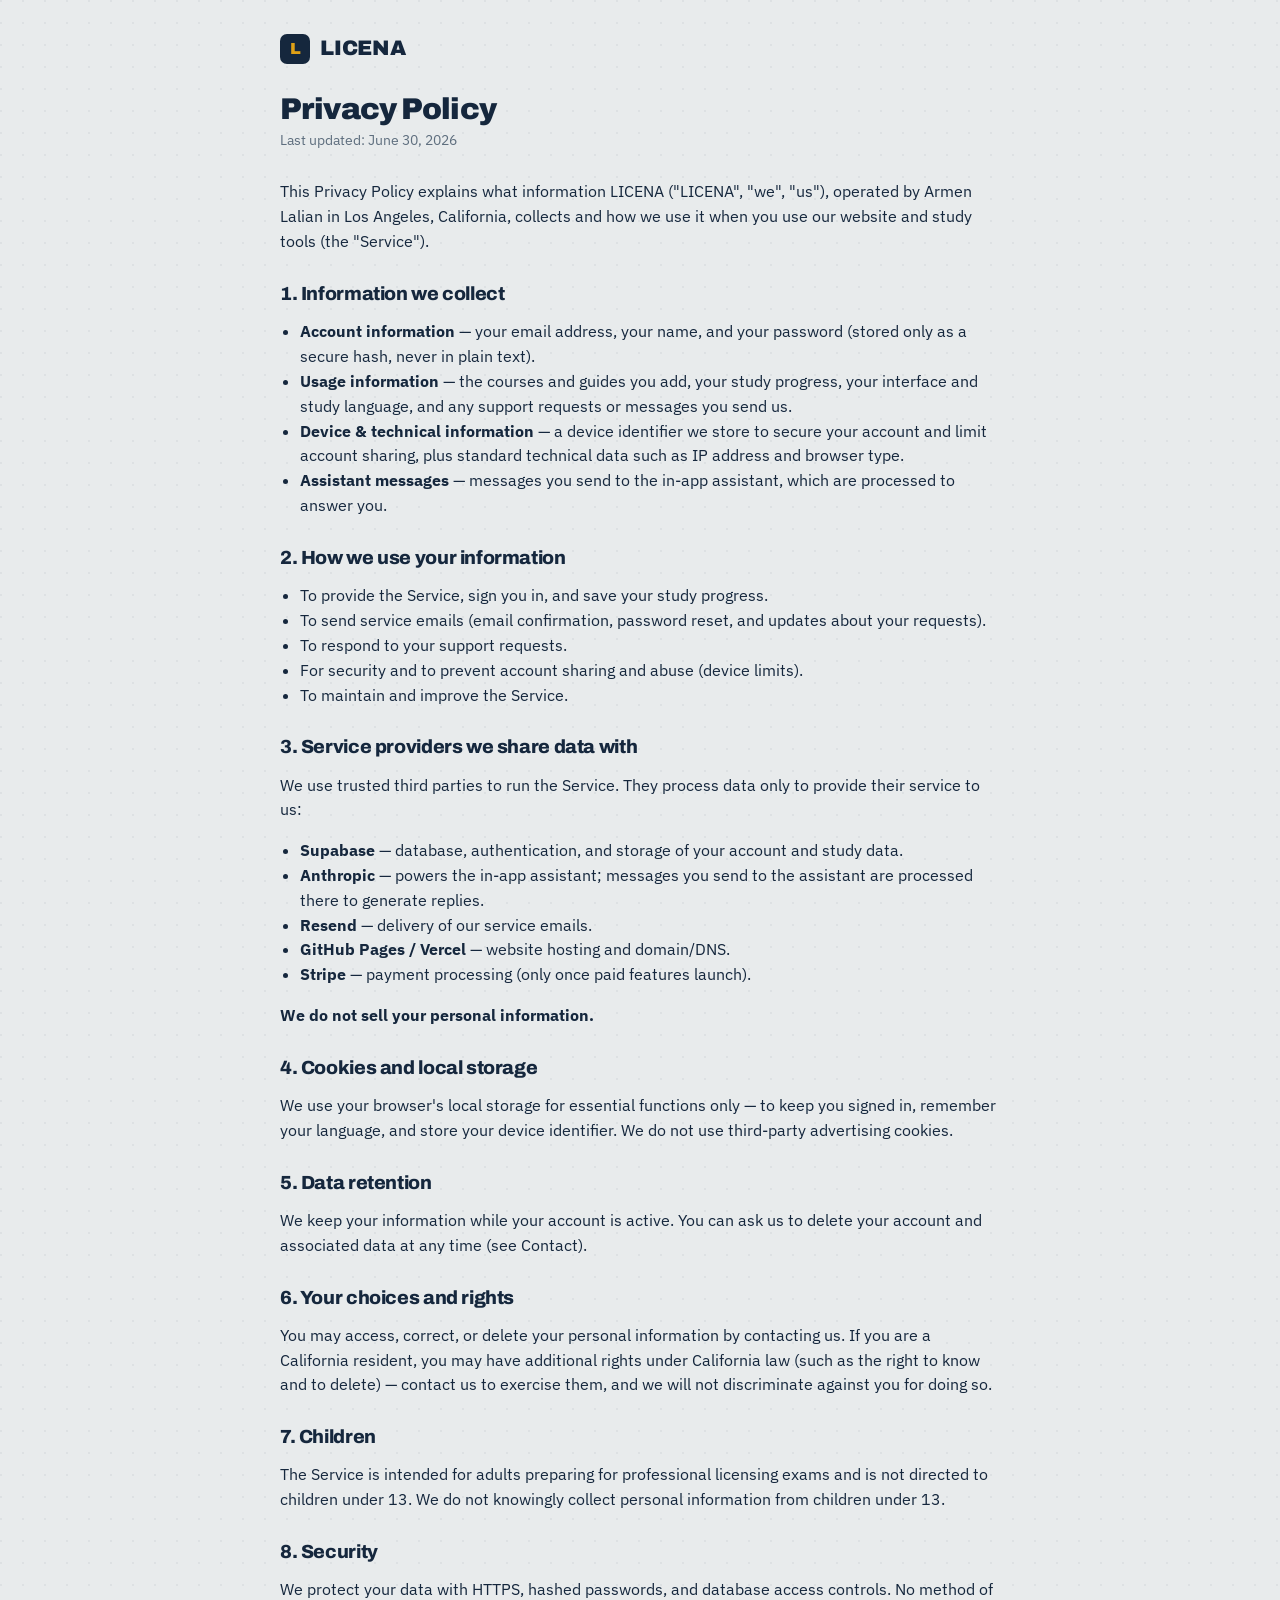
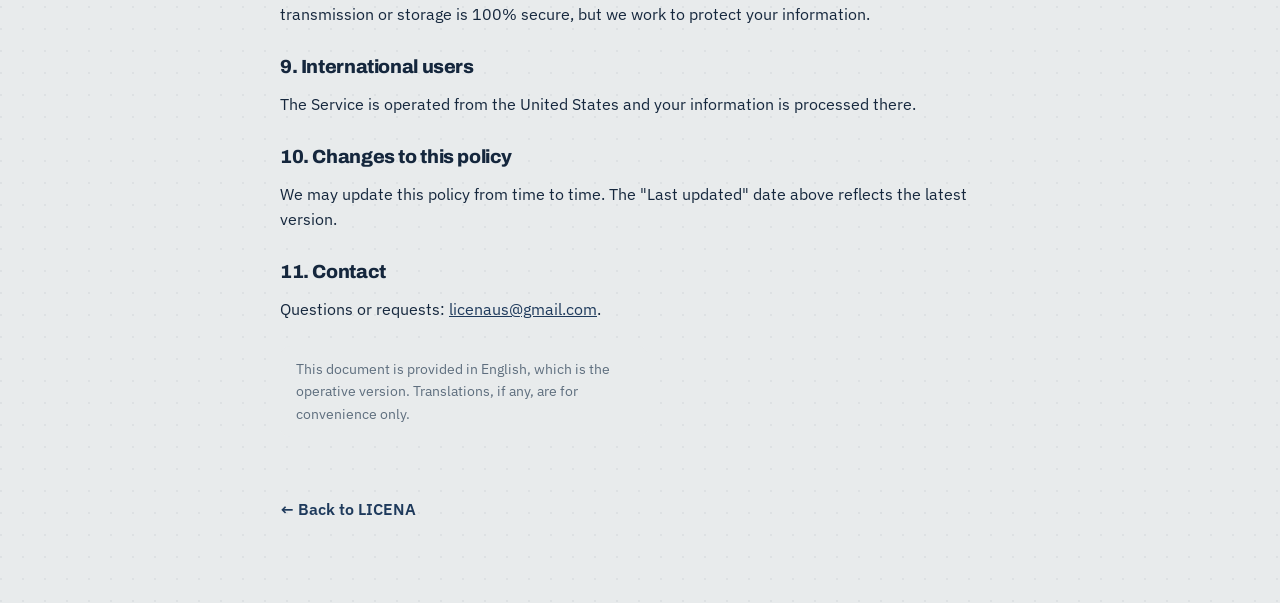
<file: privacy.html>
<!DOCTYPE html>
<!--
  DRAFT — starting template, NOT yet reviewed by a lawyer. Good enough to publish
  during the free beta (a privacy policy is expected when you collect data), but
  have a licensed US/California attorney review and finalize it BEFORE launching
  paid features. Update the operator name to your LLC once formed, and the contact
  email if you set up a support@ alias.
-->
<html lang="en">
<head>
<meta charset="utf-8">
<meta name="viewport" content="width=device-width, initial-scale=1">
<title>Privacy Policy — LICENA</title>
<link rel="icon" href="favicon.svg?v=1" type="image/svg+xml">
<link rel="icon" href="favicon.png?v=1" sizes="32x32" type="image/png">
<link rel="preconnect" href="https://fonts.googleapis.com">
<link href="https://fonts.googleapis.com/css2?family=Archivo:wght@600;700;800;900&family=IBM+Plex+Sans:wght@400;500;600&display=swap" rel="stylesheet">
<link rel="stylesheet" href="css/styles.css?v=19">
<style>
  .legal{max-width:760px;margin:0 auto;padding:32px 20px 80px;font-family:'IBM Plex Sans',system-ui,sans-serif;color:#15273D;line-height:1.6}
  .legal .brand{display:flex;align-items:center;gap:10px;font-family:'Archivo';font-weight:900;font-size:21px;color:#15273D;text-decoration:none;margin-bottom:28px}
  .legal .brand .mk{width:30px;height:30px;border-radius:7px;background:#15273D;color:#E0A116;display:flex;align-items:center;justify-content:center;font-size:16px}
  .legal h1{font-family:'Archivo';font-weight:900;font-size:30px;margin:0 0 4px}
  .legal .upd{color:#5E6E7E;font-size:14px;margin:0 0 28px}
  .legal h2{font-family:'Archivo';font-weight:800;font-size:19px;margin:30px 0 8px}
  .legal p,.legal li{font-size:15.5px}
  .legal ul{padding-left:20px}
  .legal a{color:#1E3A5C}
  .legal .back{display:inline-block;margin-top:36px;color:#1E3A5C;font-weight:600;text-decoration:none}
  .legal .note{background:#E8EBEC;border-radius:10px;padding:12px 16px;font-size:14px;color:#5E6E7E;margin:24px 0}
</style>
</head>
<body>
<div class="legal">
  <a class="brand" href="index.html"><span class="mk">L</span>LICENA</a>
  <h1>Privacy Policy</h1>
  <p class="upd">Last updated: June 30, 2026</p>

  <p>This Privacy Policy explains what information LICENA ("LICENA", "we", "us"), operated by Armen Lalian in Los Angeles, California, collects and how we use it when you use our website and study tools (the "Service").</p>

  <h2>1. Information we collect</h2>
  <ul>
    <li><strong>Account information</strong> — your email address, your name, and your password (stored only as a secure hash, never in plain text).</li>
    <li><strong>Usage information</strong> — the courses and guides you add, your study progress, your interface and study language, and any support requests or messages you send us.</li>
    <li><strong>Device &amp; technical information</strong> — a device identifier we store to secure your account and limit account sharing, plus standard technical data such as IP address and browser type.</li>
    <li><strong>Assistant messages</strong> — messages you send to the in-app assistant, which are processed to answer you.</li>
  </ul>

  <h2>2. How we use your information</h2>
  <ul>
    <li>To provide the Service, sign you in, and save your study progress.</li>
    <li>To send service emails (email confirmation, password reset, and updates about your requests).</li>
    <li>To respond to your support requests.</li>
    <li>For security and to prevent account sharing and abuse (device limits).</li>
    <li>To maintain and improve the Service.</li>
  </ul>

  <h2>3. Service providers we share data with</h2>
  <p>We use trusted third parties to run the Service. They process data only to provide their service to us:</p>
  <ul>
    <li><strong>Supabase</strong> — database, authentication, and storage of your account and study data.</li>
    <li><strong>Anthropic</strong> — powers the in-app assistant; messages you send to the assistant are processed there to generate replies.</li>
    <li><strong>Resend</strong> — delivery of our service emails.</li>
    <li><strong>GitHub Pages / Vercel</strong> — website hosting and domain/DNS.</li>
    <li><strong>Stripe</strong> — payment processing (only once paid features launch).</li>
  </ul>
  <p><strong>We do not sell your personal information.</strong></p>

  <h2>4. Cookies and local storage</h2>
  <p>We use your browser's local storage for essential functions only — to keep you signed in, remember your language, and store your device identifier. We do not use third-party advertising cookies.</p>

  <h2>5. Data retention</h2>
  <p>We keep your information while your account is active. You can ask us to delete your account and associated data at any time (see Contact).</p>

  <h2>6. Your choices and rights</h2>
  <p>You may access, correct, or delete your personal information by contacting us. If you are a California resident, you may have additional rights under California law (such as the right to know and to delete) — contact us to exercise them, and we will not discriminate against you for doing so.</p>

  <h2>7. Children</h2>
  <p>The Service is intended for adults preparing for professional licensing exams and is not directed to children under 13. We do not knowingly collect personal information from children under 13.</p>

  <h2>8. Security</h2>
  <p>We protect your data with HTTPS, hashed passwords, and database access controls. No method of transmission or storage is 100% secure, but we work to protect your information.</p>

  <h2>9. International users</h2>
  <p>The Service is operated from the United States and your information is processed there.</p>

  <h2>10. Changes to this policy</h2>
  <p>We may update this policy from time to time. The "Last updated" date above reflects the latest version.</p>

  <h2>11. Contact</h2>
  <p>Questions or requests: <a href="mailto:licenaus@gmail.com">licenaus@gmail.com</a>.</p>

  <p class="note">This document is provided in English, which is the operative version. Translations, if any, are for convenience only.</p>

  <a class="back" href="index.html">← Back to LICENA</a>
</div>
</body>
</html>
</file>
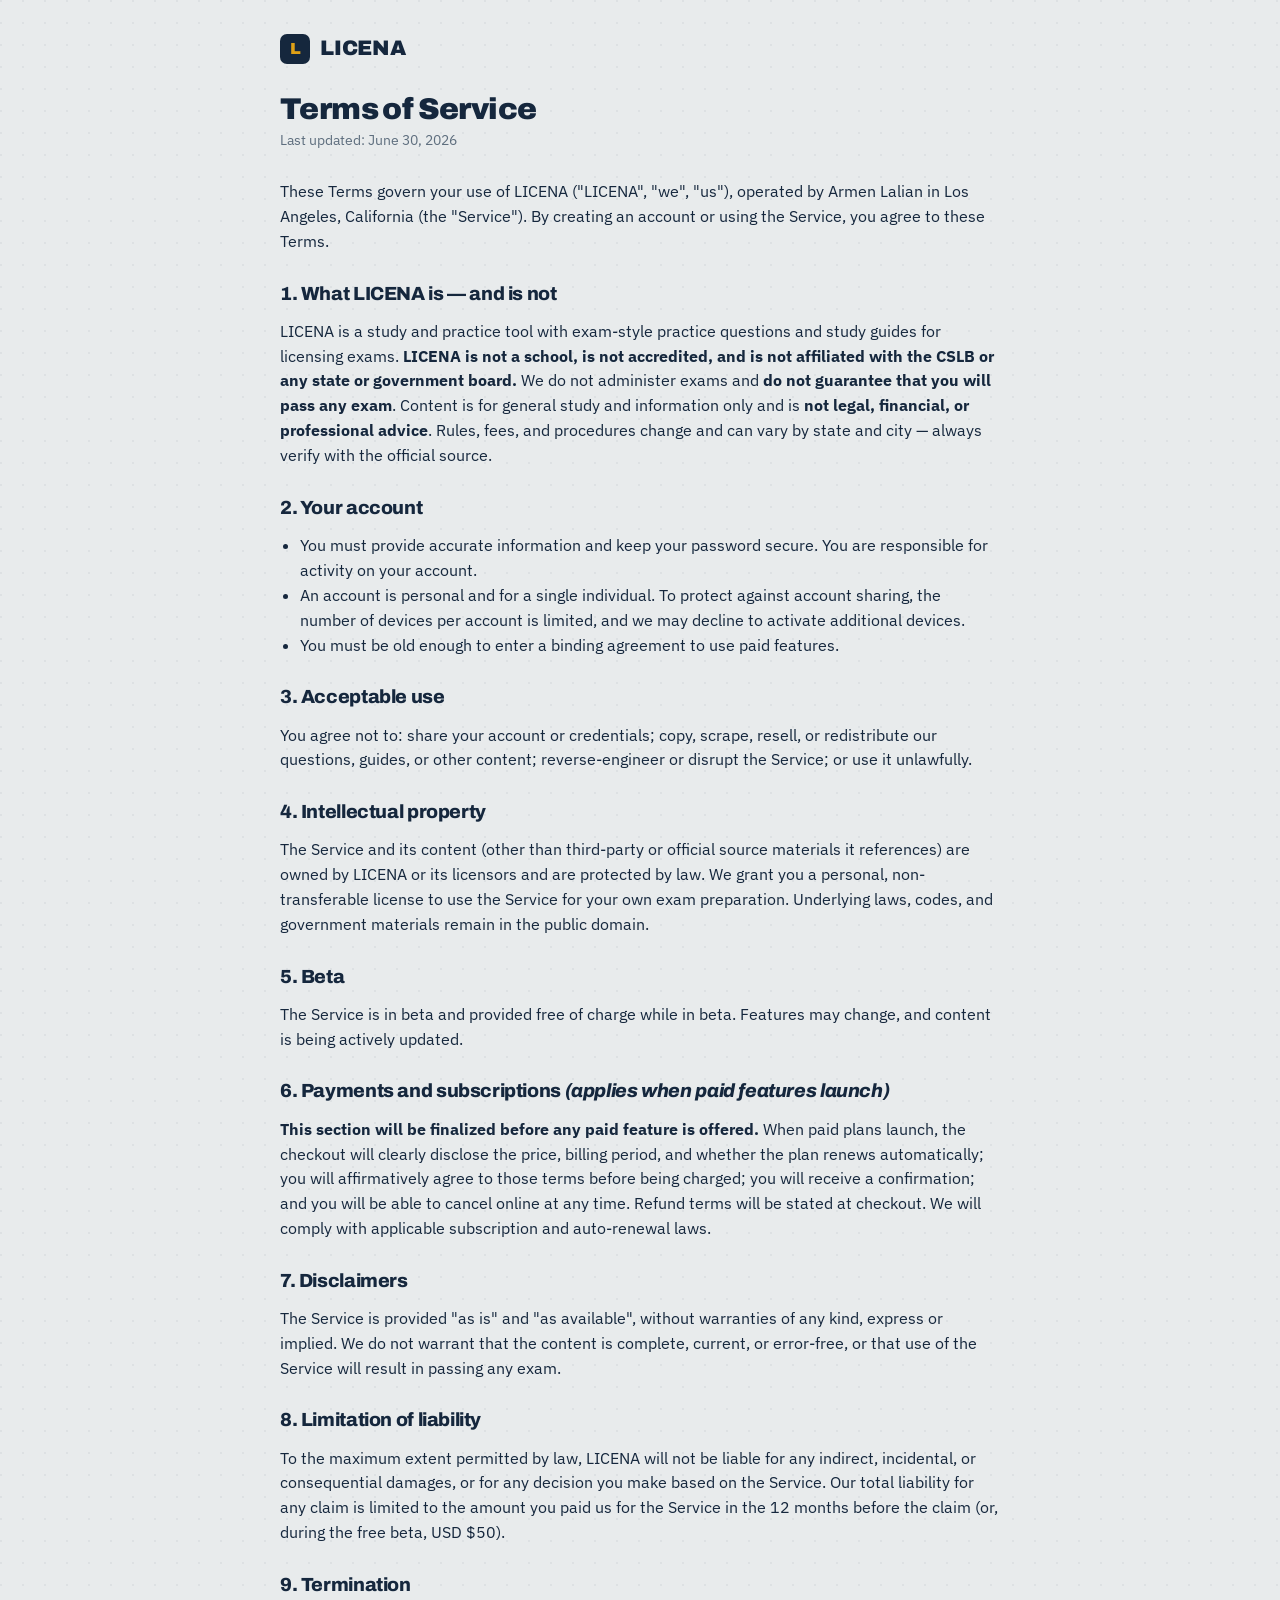
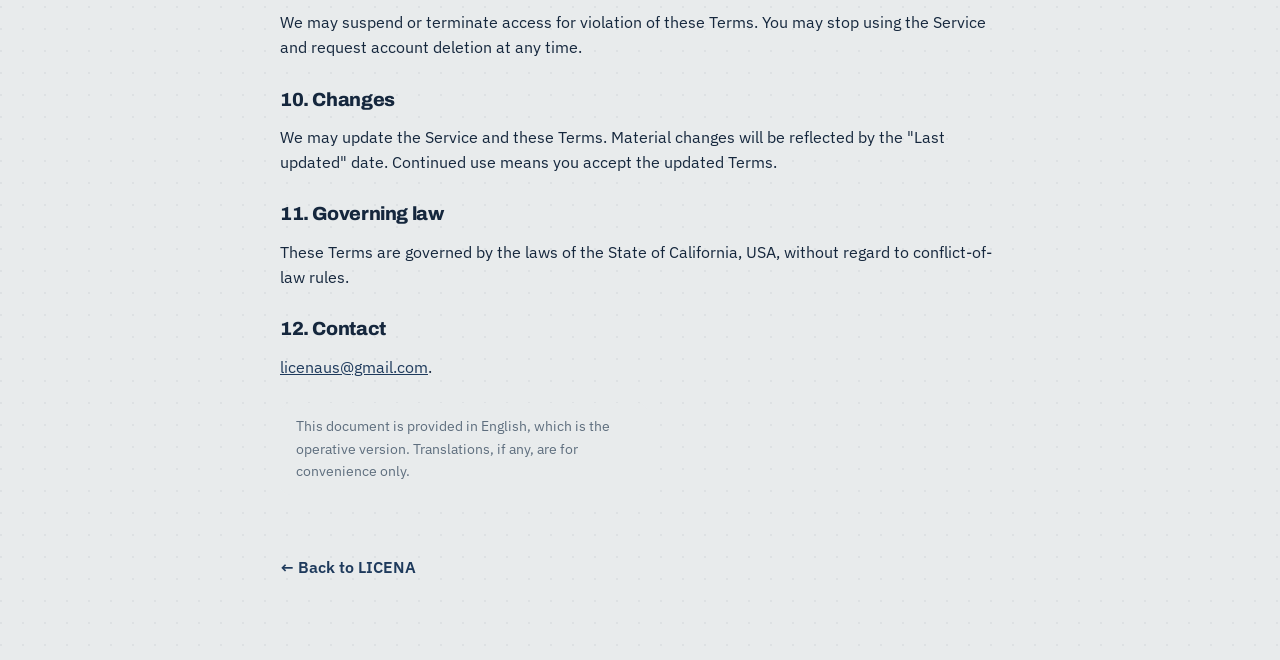
<file: terms.html>
<!DOCTYPE html>
<!--
  DRAFT — starting template, NOT yet reviewed by a lawyer. Good enough to publish
  during the free beta, but a licensed US/California attorney MUST review and
  finalize it BEFORE launching paid features — especially Section 6 (payments,
  auto-renewal, refunds), which is regulated (California ARL + FTC click-to-cancel).
  Update the operator name to your LLC once formed.
-->
<html lang="en">
<head>
<meta charset="utf-8">
<meta name="viewport" content="width=device-width, initial-scale=1">
<title>Terms of Service — LICENA</title>
<link rel="icon" href="favicon.svg?v=1" type="image/svg+xml">
<link rel="icon" href="favicon.png?v=1" sizes="32x32" type="image/png">
<link rel="preconnect" href="https://fonts.googleapis.com">
<link href="https://fonts.googleapis.com/css2?family=Archivo:wght@600;700;800;900&family=IBM+Plex+Sans:wght@400;500;600&display=swap" rel="stylesheet">
<link rel="stylesheet" href="css/styles.css?v=19">
<style>
  .legal{max-width:760px;margin:0 auto;padding:32px 20px 80px;font-family:'IBM Plex Sans',system-ui,sans-serif;color:#15273D;line-height:1.6}
  .legal .brand{display:flex;align-items:center;gap:10px;font-family:'Archivo';font-weight:900;font-size:21px;color:#15273D;text-decoration:none;margin-bottom:28px}
  .legal .brand .mk{width:30px;height:30px;border-radius:7px;background:#15273D;color:#E0A116;display:flex;align-items:center;justify-content:center;font-size:16px}
  .legal h1{font-family:'Archivo';font-weight:900;font-size:30px;margin:0 0 4px}
  .legal .upd{color:#5E6E7E;font-size:14px;margin:0 0 28px}
  .legal h2{font-family:'Archivo';font-weight:800;font-size:19px;margin:30px 0 8px}
  .legal p,.legal li{font-size:15.5px}
  .legal ul{padding-left:20px}
  .legal a{color:#1E3A5C}
  .legal .back{display:inline-block;margin-top:36px;color:#1E3A5C;font-weight:600;text-decoration:none}
  .legal .note{background:#E8EBEC;border-radius:10px;padding:12px 16px;font-size:14px;color:#5E6E7E;margin:24px 0}
</style>
</head>
<body>
<div class="legal">
  <a class="brand" href="index.html"><span class="mk">L</span>LICENA</a>
  <h1>Terms of Service</h1>
  <p class="upd">Last updated: June 30, 2026</p>

  <p>These Terms govern your use of LICENA ("LICENA", "we", "us"), operated by Armen Lalian in Los Angeles, California (the "Service"). By creating an account or using the Service, you agree to these Terms.</p>

  <h2>1. What LICENA is — and is not</h2>
  <p>LICENA is a study and practice tool with exam-style practice questions and study guides for licensing exams. <strong>LICENA is not a school, is not accredited, and is not affiliated with the CSLB or any state or government board.</strong> We do not administer exams and <strong>do not guarantee that you will pass any exam</strong>. Content is for general study and information only and is <strong>not legal, financial, or professional advice</strong>. Rules, fees, and procedures change and can vary by state and city — always verify with the official source.</p>

  <h2>2. Your account</h2>
  <ul>
    <li>You must provide accurate information and keep your password secure. You are responsible for activity on your account.</li>
    <li>An account is personal and for a single individual. To protect against account sharing, the number of devices per account is limited, and we may decline to activate additional devices.</li>
    <li>You must be old enough to enter a binding agreement to use paid features.</li>
  </ul>

  <h2>3. Acceptable use</h2>
  <p>You agree not to: share your account or credentials; copy, scrape, resell, or redistribute our questions, guides, or other content; reverse-engineer or disrupt the Service; or use it unlawfully.</p>

  <h2>4. Intellectual property</h2>
  <p>The Service and its content (other than third-party or official source materials it references) are owned by LICENA or its licensors and are protected by law. We grant you a personal, non-transferable license to use the Service for your own exam preparation. Underlying laws, codes, and government materials remain in the public domain.</p>

  <h2>5. Beta</h2>
  <p>The Service is in beta and provided free of charge while in beta. Features may change, and content is being actively updated.</p>

  <h2>6. Payments and subscriptions <em>(applies when paid features launch)</em></h2>
  <p><strong>This section will be finalized before any paid feature is offered.</strong> When paid plans launch, the checkout will clearly disclose the price, billing period, and whether the plan renews automatically; you will affirmatively agree to those terms before being charged; you will receive a confirmation; and you will be able to cancel online at any time. Refund terms will be stated at checkout. We will comply with applicable subscription and auto-renewal laws.</p>

  <h2>7. Disclaimers</h2>
  <p>The Service is provided "as is" and "as available", without warranties of any kind, express or implied. We do not warrant that the content is complete, current, or error-free, or that use of the Service will result in passing any exam.</p>

  <h2>8. Limitation of liability</h2>
  <p>To the maximum extent permitted by law, LICENA will not be liable for any indirect, incidental, or consequential damages, or for any decision you make based on the Service. Our total liability for any claim is limited to the amount you paid us for the Service in the 12 months before the claim (or, during the free beta, USD $50).</p>

  <h2>9. Termination</h2>
  <p>We may suspend or terminate access for violation of these Terms. You may stop using the Service and request account deletion at any time.</p>

  <h2>10. Changes</h2>
  <p>We may update the Service and these Terms. Material changes will be reflected by the "Last updated" date. Continued use means you accept the updated Terms.</p>

  <h2>11. Governing law</h2>
  <p>These Terms are governed by the laws of the State of California, USA, without regard to conflict-of-law rules.</p>

  <h2>12. Contact</h2>
  <p><a href="mailto:licenaus@gmail.com">licenaus@gmail.com</a>.</p>

  <p class="note">This document is provided in English, which is the operative version. Translations, if any, are for convenience only.</p>

  <a class="back" href="index.html">← Back to LICENA</a>
</div>
</body>
</html>
</file>
<file: css/styles.css>
:root{
  --ink:#15273D; --ink2:#1E3A5C; --paper:#E8EBEC; --card:#FFFFFF;
  --gold:#E0A116; --gold-deep:#B87E0A; --verify:#2E7D5B; --verify-soft:#E4F0EA;
  --steel:#5E6E7E; --line:#D4DADE; --danger:#B23A2E; --danger-soft:#F6E5E2;
  --r:14px; --shadow:0 1px 2px rgba(21,39,61,.06), 0 12px 30px rgba(21,39,61,.08);
}
*{box-sizing:border-box}
html{-webkit-text-size-adjust:100%}
body{margin:0;background:var(--paper);color:var(--ink);
  font-family:'IBM Plex Sans',system-ui,sans-serif;line-height:1.5;
  background-image:radial-gradient(circle at 1px 1px, rgba(21,39,61,.05) 1px, transparent 0);
  background-size:22px 22px;}
.wrap{max-width:1080px;margin:0 auto;padding:0 22px}
.mono{font-family:'IBM Plex Mono',monospace}
h1,h2,h3{font-family:'Archivo',sans-serif;margin:0;letter-spacing:-.02em;line-height:1.04}
.eyebrow{font-family:'Archivo';text-transform:uppercase;letter-spacing:.18em;
  font-size:12px;font-weight:700;color:var(--gold-deep)}
a{color:inherit}
button{font-family:inherit;cursor:pointer;border:none}
:focus-visible{outline:3px solid var(--gold);outline-offset:2px;border-radius:6px}

/* top bar */
.top{position:sticky;top:0;z-index:20;background:rgba(232,235,236,.82);
  backdrop-filter:saturate(140%) blur(12px);-webkit-backdrop-filter:saturate(140%) blur(12px);
  border-bottom:1px solid var(--line)}
.top .wrap{display:flex;align-items:center;gap:14px;height:64px}
.brand{display:flex;align-items:center;gap:10px;font-family:'Archivo';font-weight:900;
  font-size:21px;letter-spacing:-.01em}
.brand .mk{width:30px;height:30px;border-radius:7px;background:var(--ink);color:var(--gold);
  display:grid;place-items:center;font-size:15px;font-weight:900;font-family:'Archivo'}
.tag{font-size:11px;font-weight:700;font-family:'Archivo';text-transform:uppercase;
  letter-spacing:.1em;color:var(--ink);background:var(--gold);
  padding:3px 8px;border-radius:6px}
.langs{margin-left:auto;display:flex;gap:3px;background:#fff;border:1px solid var(--line);
  padding:4px;border-radius:11px;box-shadow:0 1px 2px rgba(21,39,61,.04)}
.langs button{background:transparent;color:var(--steel);font-weight:700;font-size:13px;
  font-family:'Archivo';letter-spacing:.02em;min-width:42px;min-height:38px;padding:7px 10px;border-radius:8px;
  transition:color .12s ease, background .12s ease}
.langs button:hover{color:var(--ink)}
.langs button[aria-pressed="true"]{background:var(--ink);color:#fff}

/* landing eyebrows: darken to clear WCAG AA at 12px on paper/white
   (scoped to landing contexts; .eyebrow is not used on app/course pages) */
.hero .eyebrow,.story-inner .eyebrow,.testi>.eyebrow{color:#8A5C06}

/* hero */
.hero{padding:62px 0 30px}
.hero .eyebrow{display:inline-block;margin-bottom:14px}
.hero h1{font-size:clamp(36px,6.2vw,60px);font-weight:900;max-width:13ch;letter-spacing:-.025em}
.hero h1 em{font-style:normal;color:var(--gold-deep)}
.hero p.sub{font-size:clamp(16px,2.2vw,18.5px);color:var(--steel);max-width:52ch;margin:18px 0 26px;line-height:1.55}

/* hero split — copy left, auth form right */
.hero-split{display:grid;grid-template-columns:1.08fr .92fr;gap:52px;align-items:center;
  padding:34px 0 22px}
.hero-split .hero{padding:0}
.hero-split .authwrap{margin:0;max-width:none}
.hero-points{list-style:none;padding:0;margin:6px 0 0;display:flex;flex-direction:column;gap:11px}
.hero-points li{position:relative;padding-left:30px;font-size:15.5px;color:var(--ink);font-weight:600}
.hero-points li::before{content:"";position:absolute;left:0;top:1px;
  width:21px;height:21px;border-radius:50%;background:var(--verify-soft);
  background-image:url("data:image/svg+xml,%3Csvg xmlns='http://www.w3.org/2000/svg' width='13' height='13' viewBox='0 0 24 24' fill='none' stroke='%232E7D5B' stroke-width='3.2' stroke-linecap='round' stroke-linejoin='round'%3E%3Cpolyline points='20 6 9 17 4 12'/%3E%3C/svg%3E");
  background-repeat:no-repeat;background-position:center}

/* hero trust strip */
.hero-trust{display:flex;align-items:center;flex-wrap:wrap;gap:9px 13px;margin-top:24px}
.hero-trust .ht-item{font-family:'IBM Plex Sans';font-size:13.5px;font-weight:600;color:#53626F;
  display:inline-flex;align-items:center;gap:7px;white-space:nowrap}
.hero-trust .ht-item::before{content:"";width:7px;height:7px;border-radius:50%;
  background:var(--verify);flex:0 0 auto}
.hero-trust .ht-free{font-family:'Archivo';font-weight:800;font-size:13.5px;color:#2A7253;
  letter-spacing:.01em}
.hero-trust .ht-free::before{background:#2A7253}
.hero-trust .ht-langs{font-family:'IBM Plex Mono';font-weight:600;letter-spacing:.02em;color:var(--ink)}
.hero-trust .ht-langs::before{background:var(--gold-deep)}
.hero-trust .ht-sep{width:1px;height:14px;background:var(--line);flex:0 0 auto}
@media(max-width:860px){
  .hero-split{grid-template-columns:1fr;gap:24px;padding:26px 0 10px}
  .hero-points{flex-flow:row wrap;gap:9px 18px}
  .hero-trust{margin-top:20px}
  .hero-trust .ht-sep{display:none}
}
.cta-row{display:flex;gap:12px;flex-wrap:wrap}
.btn{font-family:'Archivo';font-weight:700;font-size:15px;padding:14px 22px;border-radius:11px;
  transition:transform .12s ease, box-shadow .12s ease}
.btn:hover{transform:translateY(-1px)}
.btn-primary{background:var(--ink);color:#fff;box-shadow:0 6px 16px rgba(21,39,61,.22)}
.btn-gold{background:var(--gold);color:var(--ink);box-shadow:0 6px 16px rgba(224,161,23,.3)}
.btn-ghost{background:#fff;color:var(--ink);border:1px solid var(--line)}
.btn[disabled]{opacity:.45;cursor:not-allowed;transform:none;box-shadow:none}

/* disclaimer */
.disc{margin:14px 0 8px;background:#fff;border:1px solid var(--line);border-left:5px solid var(--gold);
  border-radius:var(--r);padding:20px 22px;display:flex;gap:15px;align-items:flex-start;
  box-shadow:0 1px 2px rgba(21,39,61,.05)}
.disc .ic{flex:0 0 27px;height:27px;border-radius:50%;background:var(--gold);color:var(--ink);
  display:grid;place-items:center;font-weight:900;font-family:'Archivo';font-size:15px;margin-top:1px}
.disc h3{font-size:16px;margin-bottom:4px;letter-spacing:-.01em}
.disc p{margin:0;color:var(--steel);font-size:14.5px;line-height:1.55}

/* flow card */
.flow{margin:34px 0 10px;background:var(--card);border:1px solid var(--line);
  border-radius:18px;box-shadow:var(--shadow);overflow:hidden}
.flow-head{display:flex;align-items:center;gap:10px;padding:16px 24px;border-bottom:1px solid var(--line);
  background:linear-gradient(180deg,#fff, #fbfbfa)}
.steps{display:flex;gap:6px;margin-left:auto;flex-wrap:wrap}
.pip{font-size:11px;font-weight:700;font-family:'Archivo';text-transform:uppercase;letter-spacing:.08em;
  color:var(--steel);background:var(--paper);border:1px solid var(--line);padding:5px 9px;border-radius:20px}
.pip[data-on="1"]{background:var(--ink);color:#fff;border-color:var(--ink)}
.pip[data-done="1"]{background:var(--verify-soft);color:var(--verify);border-color:#bfe0cf}
.flow-body{padding:30px 24px 34px}
.screen{display:none;animation:fade .35s ease}
.screen.on{display:block}
@keyframes fade{from{opacity:0;transform:translateY(6px)}to{opacity:1;transform:none}}
.screen h2{font-size:clamp(24px,4vw,34px);font-weight:800}
.screen .lead{color:var(--steel);margin:8px 0 22px;max-width:52ch}
.field{margin:0 0 15px;max-width:440px}
.field label{display:block;font-family:'Archivo';font-size:12.5px;font-weight:700;
  letter-spacing:.01em;color:var(--ink);margin-bottom:7px}
.field input[type=email]{width:100%;padding:13px 14px;border:1px solid var(--line);border-radius:10px;
  font-family:'IBM Plex Mono';font-size:15px;background:#fff}
.field input:focus{outline:none;border-color:var(--ink);box-shadow:0 0 0 3px rgba(21,39,61,.12)}
.consent{display:flex;gap:11px;align-items:flex-start;max-width:480px;background:var(--paper);
  border:1px solid var(--line);border-radius:12px;padding:13px 14px;margin:4px 0 14px;cursor:pointer;
  transition:border-color .12s ease, background .12s ease}
.consent:hover{border-color:#c2cad0}
.consent:focus-within{border-color:var(--ink);box-shadow:0 0 0 3px rgba(21,39,61,.10)}
.consent input{margin-top:2px;width:20px;height:20px;accent-color:var(--ink);flex:0 0 auto}
.consent span{font-size:13.5px;line-height:1.45;color:var(--ink)}

/* plans */
.plans{display:grid;grid-template-columns:repeat(2,1fr);gap:14px;max-width:560px;margin-bottom:22px}
.plan{border:1.5px solid var(--line);border-radius:14px;padding:18px;background:#fff;cursor:pointer;transition:.12s}
.plan:hover{border-color:var(--ink)}
.plan[aria-pressed="true"]{border-color:var(--gold);box-shadow:0 0 0 3px rgba(224,161,23,.2)}
.plan .nm{font-family:'Archivo';font-weight:700;font-size:15px}
.plan .pr{font-family:'Archivo';font-weight:900;font-size:30px;margin:6px 0 2px}
.plan .pr small{font-size:14px;font-weight:600;color:var(--steel)}
.plan .dt{font-size:13px;color:var(--steel)}

/* pocket card (signature) */
.pocket{max-width:430px;margin:6px 0 22px;border-radius:16px;color:#fff;position:relative;overflow:hidden;
  background:linear-gradient(135deg,var(--ink) 0%, var(--ink2) 100%);
  box-shadow:0 16px 40px rgba(21,39,61,.3);padding:22px 22px 20px}
.pocket::after{content:"";position:absolute;inset:0;
  background-image:radial-gradient(circle at 80% -20%, rgba(224,161,23,.25), transparent 55%);}
.pocket .row{display:flex;justify-content:space-between;align-items:flex-start;position:relative;z-index:1}
.pocket .lbl{font-size:10px;text-transform:uppercase;letter-spacing:.16em;color:#9fb2c6;font-family:'Archivo';font-weight:700}
.pocket .org{font-family:'Archivo';font-weight:800;font-size:14px;color:var(--gold)}
.pocket .code{font-family:'IBM Plex Mono';font-weight:600;font-size:26px;letter-spacing:.08em;margin:18px 0 4px;position:relative;z-index:1}
.pocket .meta{display:flex;gap:22px;margin-top:14px;position:relative;z-index:1}
.pocket .meta div{min-width:0}
.pocket .meta .v{font-family:'IBM Plex Mono';font-size:13px;color:#dfe7ef;overflow:hidden;text-overflow:ellipsis}
.seal{position:absolute;right:18px;bottom:16px;width:62px;height:62px;border-radius:50%;
  border:2px solid rgba(224,161,23,.7);display:grid;place-items:center;z-index:1;
  font-family:'Archivo';font-weight:800;font-size:9px;text-align:center;color:var(--gold);
  text-transform:uppercase;letter-spacing:.06em;line-height:1.15}
.status{display:inline-flex;align-items:center;gap:8px;font-weight:600;font-size:14px;
  padding:8px 13px;border-radius:20px;margin-bottom:16px}
.status.ok{background:var(--verify-soft);color:var(--verify)}
.status.warn{background:var(--danger-soft);color:var(--danger)}
.status .dot{width:8px;height:8px;border-radius:50%;background:currentColor}
.note{font-size:13px;color:var(--steel);margin-top:6px;max-width:46ch}
.resets{font-size:12.5px;color:var(--steel);margin-top:14px}

/* feature tiles */
.feats{display:grid;grid-template-columns:repeat(3,1fr);gap:14px;margin:8px 0 30px}
.feat{background:var(--card);border:1px solid var(--line);border-radius:var(--r);padding:22px 20px;
  transition:border-color .14s ease, transform .14s ease, box-shadow .14s ease}
.feat:hover{border-color:#c2cad0;transform:translateY(-2px);box-shadow:0 10px 24px rgba(21,39,61,.07)}
.feat-ic{width:40px;height:40px;border-radius:11px;background:var(--ink);color:var(--gold);
  display:grid;place-items:center;margin-bottom:14px}
.feat-ic svg{width:21px;height:21px}
.feat-t{font-family:'Archivo';font-weight:700;font-size:15.5px;margin-bottom:6px}
.feat-d{font-size:13.5px;color:var(--steel);line-height:1.55}
@media(max-width:680px){
  .feats{grid-template-columns:1fr;gap:12px}
  .feat{display:grid;grid-template-columns:auto 1fr;column-gap:16px;row-gap:2px;align-items:start;padding:18px}
  .feat-ic{margin-bottom:0;grid-row:1/3}
  .feat-t{align-self:center}
}

/* ad slot */
.adwrap{margin:30px 0}
.adslot{border:2px dashed var(--line);border-radius:14px;min-height:96px;display:grid;place-items:center;
  color:var(--steel);background:repeating-linear-gradient(45deg,#fff,#fff 10px,#fafbfb 10px,#fafbfb 20px)}
.adslot .al{font-family:'Archivo';font-weight:700;text-transform:uppercase;letter-spacing:.12em;font-size:12px}

/* footer + demo bar */
footer{margin-top:40px;border-top:1px solid var(--line);background:var(--ink);color:#cdd8e3}
footer .wrap{padding:30px 22px;display:flex;flex-wrap:wrap;gap:18px;justify-content:space-between;align-items:center}
footer .fb{font-family:'Archivo';font-weight:900;color:#fff;font-size:18px}
footer small{color:#8ea2b6;font-size:12.5px;max-width:48ch;display:block;margin-top:4px}
.demobar{background:#0e1a29;color:#7e93a8;font-size:12.5px;text-align:center;padding:9px 16px}
.demobar button{background:transparent;color:#cbd6e1;text-decoration:underline;font-size:12.5px;padding:2px 6px}
@media (max-width:620px){
  .plans{grid-template-columns:1fr}
  .hero{padding:28px 0 14px}
  .hero .eyebrow{margin-bottom:10px}
  .hero h1{max-width:none}
  .hero p.sub{margin:14px 0 20px}
  .langs{order:3}
  .authcard{padding:22px 18px 24px;border-radius:16px}
  .story-inner{border-radius:16px}
  .tcard{padding:22px 20px 20px}
}
@media (max-width:400px){
  .top .wrap{gap:10px}
  .top .tag{display:none}
  .langs button{min-width:38px;padding:7px 8px}
}
@media (prefers-reduced-motion:reduce){*{animation:none!important;transition:none!important}}

/* auth page (login / register) */
.authwrap{max-width:460px;margin:8px auto 0}
.tabs{display:flex;gap:5px;margin-bottom:14px;background:#fff;border:1px solid var(--line);
  border-radius:13px;padding:5px;box-shadow:0 1px 2px rgba(21,39,61,.04)}
.tabs button{flex:1;background:transparent;color:var(--steel);font-family:'Archivo';font-weight:700;
  font-size:14.5px;padding:12px;min-height:44px;border-radius:9px;
  transition:color .12s ease, background .14s ease, box-shadow .14s ease}
.tabs button:hover{color:var(--ink)}
.tabs button[aria-pressed="true"]{background:var(--ink);color:#fff;box-shadow:0 4px 12px rgba(21,39,61,.18)}
.authcard{position:relative;background:#fff;border:1px solid var(--line);border-radius:18px;
  box-shadow:0 1px 2px rgba(21,39,61,.05), 0 18px 44px rgba(21,39,61,.10);padding:26px 26px 28px}
.authcard::before{content:"";position:absolute;left:0;right:0;top:0;height:3px;border-radius:18px 18px 0 0;
  background:linear-gradient(90deg,var(--gold),var(--gold-deep))}
.authpanel{display:none}
.authpanel.on{display:block;animation:authIn .28s ease}
@keyframes authIn{from{opacity:0;transform:translateY(4px)}to{opacity:1;transform:none}}
.field input[type=password],.field input[type=text],.field input[type=email],.pwwrap input,.field select{width:100%;padding:13px 14px;border:1px solid var(--line);border-radius:10px;font-family:'IBM Plex Mono';font-size:15px;background:#fff}
.field select{appearance:none;background-image:url("data:image/svg+xml,%3Csvg xmlns='http://www.w3.org/2000/svg' width='16' height='16' viewBox='0 0 24 24' fill='none' stroke='%235E6E7E' stroke-width='2'%3E%3Cpolyline points='6 9 12 15 18 9'/%3E%3C/svg%3E");background-repeat:no-repeat;background-position:right 12px center;padding-right:38px;cursor:pointer}
.field input[type=password]:focus,.field input[type=text]:focus,.field input[type=email]:focus,.pwwrap input:focus,.field select:focus{outline:none;border-color:var(--ink);box-shadow:0 0 0 3px rgba(21,39,61,.12)}
.pwwrap{position:relative}
.pwwrap input{padding-right:50px}
.pwtoggle{position:absolute;top:50%;right:4px;transform:translateY(-50%);background:none;border:0;cursor:pointer;
  width:40px;height:40px;display:grid;place-items:center;border-radius:9px;font-size:18px;line-height:1;
  opacity:.55;transition:opacity .12s,background .12s}
.pwtoggle:hover{opacity:1;background:var(--paper)}
.pwtoggle[aria-pressed=true]{opacity:1}
.pwhint{font-size:12.5px;color:var(--steel);line-height:1.4;margin:7px 0 0;max-width:440px}
.pwhint.bad{color:var(--danger)}
.field input.invalid,.pwwrap input.invalid,.field input.invalid:focus,.pwwrap input.invalid:focus{
  border-color:var(--danger);box-shadow:0 0 0 3px var(--danger-soft)}
.consent.invalid{border-color:var(--danger);box-shadow:0 0 0 3px var(--danger-soft)}
.ferr{color:var(--danger);font-size:12.5px;line-height:1.35;margin:6px 0 0}
.ferr:empty{display:none}
.btn-block{width:100%;display:flex;justify-content:center}

/* ── Support / requests assistant (AI chat) ───────────────────── */
.sup-fab{position:fixed;right:20px;bottom:20px;z-index:60;width:56px;height:56px;border-radius:50%;
  border:0;cursor:pointer;background:var(--ink);color:var(--gold);display:grid;place-items:center;
  box-shadow:0 10px 26px rgba(21,39,61,.32);transition:transform .12s,box-shadow .12s}
.sup-fab:hover{transform:translateY(-2px);box-shadow:0 14px 30px rgba(21,39,61,.38)}
.sup-fab svg{width:26px;height:26px}
.sup-panel{position:fixed;right:20px;bottom:88px;z-index:60;width:360px;max-width:calc(100vw - 32px);
  height:520px;max-height:calc(100vh - 120px);display:flex;flex-direction:column;
  background:#fff;border:1px solid var(--line);border-radius:16px;overflow:hidden;
  box-shadow:0 18px 50px rgba(21,39,61,.22);animation:authIn .2s ease}
.sup-panel[hidden]{display:none}
.sup-head{flex:0 0 auto;display:flex;align-items:center;justify-content:space-between;padding:13px 16px;background:var(--ink);color:#fff}
.sup-head strong{font-family:'Archivo';font-size:15px}
.sup-x{background:none;border:0;color:#fff;font-size:17px;cursor:pointer;opacity:.8;line-height:1}
.sup-x:hover{opacity:1}
.sup-log{flex:1 1 auto;overflow-y:auto;padding:14px;display:flex;flex-direction:column;gap:10px;background:var(--paper)}
.sup-msg{max-width:84%;padding:9px 12px;border-radius:13px;font-size:14px;line-height:1.45;white-space:pre-wrap;overflow-wrap:anywhere}
.sup-msg a{color:inherit;text-decoration:underline}
.sup-msg.bot{align-self:flex-start;background:#fff;border:1px solid var(--line);color:var(--ink);border-bottom-left-radius:4px}
.sup-msg.user{align-self:flex-end;background:var(--ink);color:#fff;border-bottom-right-radius:4px}
.sup-typing{align-self:flex-start;display:inline-flex;gap:4px;padding:12px 13px;background:#fff;border:1px solid var(--line);border-radius:13px}
.sup-typing span{width:6px;height:6px;border-radius:50%;background:var(--steel);animation:supblink 1s infinite}
.sup-typing span:nth-child(2){animation-delay:.15s}
.sup-typing span:nth-child(3){animation-delay:.3s}
@keyframes supblink{0%,60%,100%{opacity:.3;transform:translateY(0)}30%{opacity:1;transform:translateY(-2px)}}
.sup-input{flex:0 0 auto;display:flex;gap:8px;padding:10px;border-top:1px solid var(--line);background:#fff}
#supMsg{flex:1 1 auto;resize:none;max-height:96px;padding:9px 12px;border:1px solid var(--line);border-radius:10px;
  font-family:'IBM Plex Sans';font-size:14px;background:#fff;line-height:1.4}
#supMsg:focus{outline:none;border-color:var(--ink);box-shadow:0 0 0 3px rgba(21,39,61,.12)}
.sup-send{flex:0 0 auto;width:40px;border:0;border-radius:10px;background:var(--ink);color:#fff;cursor:pointer;font-size:15px}
.sup-send:disabled{opacity:.45;cursor:default}
.sup-attach{flex:0 0 auto;width:40px;border:1px solid var(--line);border-radius:10px;background:#fff;color:var(--steel);cursor:pointer;display:grid;place-items:center}
.sup-attach[hidden]{display:none}
.sup-attach:hover{color:var(--ink);border-color:var(--ink)}
.sup-attach svg{width:19px;height:19px}
.sup-shots{flex:0 0 auto;display:flex;gap:8px;flex-wrap:wrap;padding:10px 10px 0;background:#fff}
.sup-shots[hidden]{display:none}
.sup-shot{position:relative;width:52px;height:52px;border-radius:9px;overflow:hidden;border:1px solid var(--line)}
.sup-shot img{width:100%;height:100%;object-fit:cover;display:block}
.sup-shot-x{position:absolute;top:2px;right:2px;width:18px;height:18px;border:0;border-radius:50%;background:rgba(21,39,61,.72);color:#fff;font-size:10px;line-height:1;cursor:pointer;display:grid;place-items:center;padding:0}
.sup-msg-shots{display:flex;gap:6px;flex-wrap:wrap;margin-bottom:6px}
.sup-msg-shots img{max-width:170px;max-height:170px;border-radius:9px;display:block}
/* Discovery hint — teaser bubble above the FAB (logic in js/support.js) */
.sup-hint{position:fixed;right:20px;bottom:86px;z-index:59;max-width:250px;
  background:var(--ink);color:#fff;border-radius:14px;padding:12px 32px 12px 14px;
  font-family:'IBM Plex Sans',system-ui,sans-serif;font-size:13.5px;line-height:1.42;
  box-shadow:0 14px 34px rgba(21,39,61,.34);cursor:pointer;
  opacity:0;transform:translateY(8px) scale(.97);pointer-events:none;
  transition:opacity .28s ease,transform .28s ease}
.sup-hint.on{opacity:1;transform:none;pointer-events:auto}
.sup-hint::after{content:"";position:absolute;right:22px;bottom:-6px;width:13px;height:13px;
  background:var(--ink);transform:rotate(45deg);border-radius:0 0 3px 0}
.sup-hint-x{position:absolute;top:5px;right:5px;width:20px;height:20px;border:0;background:transparent;
  color:rgba(255,255,255,.6);font-size:12px;line-height:1;cursor:pointer;border-radius:6px}
.sup-hint-x:hover{color:#fff;background:rgba(255,255,255,.14)}
@media (prefers-reduced-motion:reduce){.sup-hint{transition:none}}
@media (max-width:400px){.sup-panel{right:12px;left:12px;width:auto;height:72vh}.sup-fab{right:14px;bottom:14px}.sup-hint{right:14px;bottom:78px;max-width:220px}}
/* landing-scoped CTA emphasis (does not affect shared .btn-primary on app/course) */
.authcard .btn-primary{font-size:15.5px;padding:15px 22px;border-radius:12px;
  box-shadow:0 8px 20px rgba(21,39,61,.24)}
.authcard .btn-primary:hover{box-shadow:0 12px 26px rgba(21,39,61,.30)}
.autherr{color:var(--danger);font-size:13px;min-height:18px;margin:2px 0 8px}
.authcard .autherr:empty{min-height:0;margin:0}
.demohint{font-size:12.5px;color:var(--steel);background:var(--paper);border:1px dashed var(--line);border-radius:9px;padding:9px 12px;margin-top:14px}

/* ── Story / Why LICENA ───────────────────────────────────── */
.story{margin:18px 0 40px}
.story-inner{background:var(--card);border:1px solid var(--line);border-radius:20px;
  padding:48px 44px;box-shadow:var(--shadow)}
.story-inner .eyebrow{margin-bottom:12px}
.story-inner h2{font-size:clamp(26px,4.5vw,40px);font-weight:800;max-width:22ch;margin-bottom:28px}
.story-grid{display:grid;grid-template-columns:1fr 1fr;gap:36px;align-items:start}
.story-text p{color:var(--steel);font-size:16px;line-height:1.7;margin:0 0 18px}
.story-pills{display:flex;flex-wrap:wrap;gap:8px;margin-top:6px}
.pill{font-family:'Archivo';font-weight:700;font-size:12px;text-transform:uppercase;
  letter-spacing:.08em;color:var(--ink);background:var(--paper);
  border:1px solid var(--line);border-radius:20px;padding:5px 12px}
.story-cards{display:flex;flex-direction:column;gap:14px}
.story-card{background:var(--paper);border:1px solid var(--line);border-radius:14px;padding:20px 22px}
.sc-label{font-family:'Archivo';font-weight:700;font-size:12px;text-transform:uppercase;
  letter-spacing:.1em;color:#8A5C06;margin-bottom:8px}
.sc-val{font-size:14.5px;color:var(--ink);line-height:1.6}
@media(max-width:740px){
  .story-inner{padding:32px 22px}
  .story-grid{grid-template-columns:1fr}
}

/* ── Testimonials ─────────────────────────────────────────── */
.testi{margin:0 0 40px}
.testi>.eyebrow{margin-bottom:10px}
.testi>h2{font-size:clamp(24px,4vw,36px);font-weight:800;margin-bottom:24px;letter-spacing:-.02em}
.testi-grid{display:grid;grid-template-columns:repeat(2,1fr);gap:16px}
.tcard{position:relative;background:var(--card);border:1px solid var(--line);border-radius:16px;
  padding:26px 24px 22px;box-shadow:var(--shadow);display:flex;flex-direction:column;gap:18px;
  transition:border-color .14s ease, transform .14s ease}
.tcard:hover{border-color:#c2cad0;transform:translateY(-2px)}
.tcard::before{content:"\201C";position:absolute;top:10px;right:20px;font-family:'Archivo';
  font-weight:900;font-size:52px;line-height:1;color:var(--gold);opacity:.22}
.tcard-body{font-size:15px;color:var(--ink);line-height:1.65;flex:1;position:relative;z-index:1}
.tcard-author{display:flex;align-items:center;gap:12px}
.tcard-avatar{width:40px;height:40px;border-radius:50%;background:var(--ink);color:var(--gold);
  font-family:'Archivo';font-weight:800;font-size:13px;
  display:grid;place-items:center;flex:0 0 auto}
.tcard-name{font-family:'Archivo';font-weight:700;font-size:14.5px;color:var(--ink)}
.tcard-meta{font-size:12.5px;color:var(--steel);margin-top:2px}
@media(max-width:680px){.testi-grid{grid-template-columns:1fr}}

/* ── Official resources slot (landing) ────────────────────── */
.res-slot{margin:0 0 40px}
.res-slot>.eyebrow{margin-bottom:10px}
.res-slot>h2{font-size:clamp(24px,4vw,36px);font-weight:800;margin-bottom:10px;letter-spacing:-.02em}
.res-slot .res-lead{color:var(--steel);font-size:15.5px;line-height:1.6;max-width:54ch;margin:0 0 24px}
/* grouped cards — CSS columns pack the groups with no large bottom void
   (the set is small + finite); collapses to one column on phones below. */
.res-list{column-count:2;column-gap:16px}
.res-group{background:var(--card);border:1px solid var(--line);border-radius:16px;
  padding:20px 22px 14px;box-shadow:var(--shadow);
  break-inside:avoid;-webkit-column-break-inside:avoid;margin:0 0 16px}
/* gold-accent group heading — echoes the brand accent on the story/footer labels */
.res-group-hd{position:relative;font-family:'Archivo';font-weight:700;font-size:12px;
  text-transform:uppercase;letter-spacing:.1em;color:#8A5C06;padding-left:13px;margin-bottom:6px}
.res-group-hd::before{content:"";position:absolute;left:0;top:1px;bottom:1px;width:3px;border-radius:3px;
  background:linear-gradient(180deg,var(--gold),var(--gold-deep))}
.res-items{list-style:none;margin:0;padding:0}
.res-link{display:flex;align-items:center;gap:12px;min-height:44px;padding:11px 12px;
  margin:0 -12px;border-radius:11px;text-decoration:none;color:var(--ink);
  transition:background .14s ease,transform .14s ease}
.res-link:hover{background:var(--paper);transform:translateX(2px)}
.res-link-main{flex:1;min-width:0;display:flex;flex-direction:column;gap:3px}
.res-title{font-family:'Archivo';font-weight:600;font-size:14.5px;line-height:1.35;color:var(--ink)}
.res-src{font-family:'IBM Plex Mono';font-size:11.5px;font-weight:500;color:var(--steel);letter-spacing:.01em}
.res-ext-ic{width:16px;height:16px;flex:0 0 16px;color:var(--steel);
  transition:color .14s ease,transform .14s ease}
.res-link:hover .res-ext-ic{color:var(--gold-deep);transform:translate(1px,-1px)}
.res-updated{font-size:12px;color:var(--steel);font-family:'IBM Plex Mono';margin-top:16px;letter-spacing:.02em}
@media(max-width:680px){.res-list{column-count:1}.res-group{margin-bottom:12px}}

/* ── Footer (expanded) ────────────────────────────────────── */
footer{margin-top:48px;border-top:1px solid var(--line);background:var(--ink);color:#cdd8e3}
footer .wrap{padding:48px 22px 0}
.foot-cols{display:grid;grid-template-columns:2fr 1fr 1fr 1fr;gap:36px;padding-bottom:40px}
.foot-brand-col .fb{display:flex;align-items:center;gap:10px;font-family:'Archivo';
  font-weight:900;color:#fff;font-size:20px;margin-bottom:12px}
.foot-brand-col .fb .mk{width:30px;height:30px;border-radius:7px;background:var(--gold);
  color:var(--ink);display:grid;place-items:center;font-size:15px;font-weight:900;font-family:'Archivo'}
.foot-tagline{font-size:14px;color:#8ea2b6;line-height:1.6;margin:0;max-width:28ch}
.foot-col-head{font-family:'Archivo';font-weight:700;font-size:12px;text-transform:uppercase;
  letter-spacing:.12em;color:var(--gold);margin-bottom:14px}
.foot-list{list-style:none;margin:0;padding:0;display:flex;flex-direction:column;gap:8px}
.foot-list li{font-size:13.5px;color:#8ea2b6;line-height:1.4}
.foot-note-small{font-size:12px;color:#5d7589;margin-top:10px;line-height:1.5}
.foot-bottom{border-top:1px solid rgba(255,255,255,.08);padding:18px 0;
  display:flex;flex-wrap:wrap;gap:10px;justify-content:space-between;align-items:center}
.foot-bottom small{color:#5d7589;font-size:12px}
@media(max-width:820px){
  .foot-cols{grid-template-columns:1fr 1fr;gap:28px}
  .foot-brand-col{grid-column:1/-1}
}
@media(max-width:480px){
  .foot-cols{grid-template-columns:1fr}
  .foot-brand-col{grid-column:auto}
}
</file>
<file: css/cabinet.css>
/* Cabinet-specific styles. Loads after styles.css (shares :root tokens + fonts). */

/* ── App top bar (ink, signed-in surface) ─────────────────────────────────── */
.app-top{position:sticky;top:0;z-index:30;background:var(--ink);
  border-bottom:1px solid rgba(255,255,255,.08)}
.app-top .wrap{display:flex;align-items:center;gap:12px;height:60px}
.app-top .brand{color:#fff;flex:0 0 auto}
.app-top .brand .mk{background:var(--gold);color:var(--ink)}
.app-top .tag{background:rgba(255,255,255,.12);color:#dfe7ef;flex:0 0 auto}
.app-right{margin-left:auto;display:flex;align-items:center;gap:10px;flex:0 0 auto}

/* State picker — sits right after the brand */
.state-picker{position:relative;flex:0 1 auto;min-width:0}
.state-badge{display:inline-flex;align-items:center;gap:7px;max-width:100%;
  background:rgba(255,255,255,.1);border:1px solid rgba(255,255,255,.18);color:#fff;
  font-weight:700;font-size:13px;font-family:'Archivo';letter-spacing:.01em;
  padding:8px 12px;min-height:38px;border-radius:20px;cursor:pointer;
  transition:background .12s ease,border-color .12s ease}
.state-badge:hover{background:rgba(255,255,255,.18);border-color:rgba(255,255,255,.3)}
.state-flag{font-size:14px;line-height:1;flex:0 0 auto}
.state-name{font-family:'Archivo';white-space:nowrap;overflow:hidden;text-overflow:ellipsis}
.state-caret{font-size:10px;color:#9fb2c6;flex:0 0 auto}
.state-menu{position:absolute;top:calc(100% + 8px);left:0;z-index:40;min-width:230px;max-width:80vw;
  background:#fff;border:1px solid var(--line);border-radius:14px;padding:6px;
  box-shadow:0 18px 50px rgba(0,0,0,.28);
  transform-origin:top left;animation:menuIn .16s ease}
@keyframes menuIn{from{opacity:0;transform:translateY(-6px) scale(.98)}to{opacity:1;transform:none}}
.state-opt{display:flex;align-items:center;gap:10px;width:100%;text-align:left;background:transparent;
  color:var(--ink);font-weight:600;font-size:14px;padding:11px 12px;min-height:44px;
  border-radius:10px;cursor:pointer;transition:background .12s ease}
.state-opt:hover{background:var(--paper)}
.state-opt.active{background:var(--ink);color:#fff}
.state-opt.disabled{cursor:default;color:var(--steel);opacity:.75}
.state-opt.disabled:hover{background:transparent}
.state-opt .state-name{flex:1}
.state-soon{font-size:10.5px;font-weight:700;font-family:'Archivo';text-transform:uppercase;letter-spacing:.06em;
  background:var(--paper);color:var(--steel);border:1px solid var(--line);padding:3px 8px;border-radius:12px;flex:0 0 auto}

/* State pill on course rows */
.state-pill{font-size:10.5px;font-weight:700;font-family:'Archivo';letter-spacing:.04em;
  color:var(--gold-deep);background:#fff7e6;border:1px solid #f0dca8;padding:2px 7px;border-radius:12px;white-space:nowrap}

.linkbtn{background:transparent;color:#9fb2c6;font-size:13px;font-weight:600;font-family:'Archivo';
  padding:8px 10px;min-height:38px;border-radius:9px;transition:color .12s ease,background .12s ease}
.linkbtn:hover{color:#fff;background:rgba(255,255,255,.08)}

/* Header language switch (compact segmented) */
.app-langs{display:flex;gap:3px;background:rgba(255,255,255,.08);padding:3px;border-radius:10px;flex:0 0 auto}
.app-langs button{background:transparent;color:#9fb2c6;font-weight:700;font-size:12px;font-family:'Archivo';
  letter-spacing:.02em;min-width:38px;min-height:34px;padding:5px 9px;border-radius:7px;
  transition:color .12s ease,background .12s ease}
.app-langs button:hover{color:#fff}
.app-langs button[aria-pressed="true"]{background:#fff;color:var(--ink)}

/* ── Shell + side nav ─────────────────────────────────────────────────────── */
.shell{display:grid;grid-template-columns:222px 1fr;gap:24px;padding:26px 0 64px;align-items:start}
.side{position:sticky;top:84px;display:flex;flex-direction:column;gap:4px;
  background:#fff;border:1px solid var(--line);border-radius:16px;padding:10px;box-shadow:var(--shadow)}
.side button{position:relative;display:flex;align-items:center;gap:12px;text-align:left;background:transparent;color:var(--ink);
  font-family:'Archivo';font-weight:600;font-size:14.5px;padding:11px 13px;min-height:44px;border-radius:11px;width:100%;
  transition:background .16s ease,color .16s ease,box-shadow .16s ease}
.side button:hover{background:var(--paper)}
.side button[aria-current="true"]{background:var(--ink);color:#fff;box-shadow:0 4px 12px rgba(21,39,61,.18)}
.side .ico{width:24px;height:24px;flex:0 0 24px;display:grid;place-items:center;color:var(--gold-deep);
  transition:color .16s ease,transform .16s ease}
.side button:hover .ico{transform:translateY(-1px)}
.side button[aria-current="true"] .ico{color:var(--gold)}
.side .ico svg{width:19px;height:19px;display:block}
.side .side-lbl{flex:1;min-width:0}

/* ── Panels ───────────────────────────────────────────────────────────────── */
.panel{display:none}
.panel.on{display:block;animation:fade .24s ease}
.panel h2{position:relative;font-family:'Archivo';font-weight:800;font-size:clamp(22px,4vw,30px);margin:0;
  letter-spacing:-.02em;padding-left:15px}
/* signature gold leading rule — echoes the brand's gold "L" */
.panel h2::before{content:"";position:absolute;left:0;top:5px;bottom:5px;width:4px;border-radius:3px;
  background:linear-gradient(180deg,var(--gold),var(--gold-deep))}
.panel .lead{color:var(--steel);margin:8px 0 24px;max-width:56ch;font-size:15px}

.modes{display:grid;grid-template-columns:repeat(auto-fit,minmax(190px,1fr));gap:14px;margin-bottom:30px}
.mode{border:1.5px solid var(--line);border-radius:14px;padding:18px;background:#fff;cursor:pointer;
  transition:border-color .14s ease,transform .14s ease,box-shadow .14s ease}
.mode:hover{border-color:var(--ink);transform:translateY(-2px);box-shadow:var(--shadow)}
.mode .mt{font-family:'Archivo';font-weight:700;font-size:16px;margin-bottom:5px}
.mode .md{font-size:13px;color:var(--steel)}

.h3lbl{font-family:'Archivo';font-weight:700;font-size:13px;text-transform:uppercase;letter-spacing:.1em;
  color:var(--gold-deep);margin:0 0 12px}
.topics{display:flex;flex-wrap:wrap;gap:10px}
.topic{border:1px solid var(--line);background:#fff;border-radius:10px;padding:10px 14px;font-weight:600;font-size:14px;cursor:pointer}
.topic:hover{border-color:var(--ink)}
.topic[aria-pressed="true"]{background:var(--ink);color:#fff;border-color:var(--ink)}

.card{background:#fff;border:1px solid var(--line);border-radius:16px;padding:22px;box-shadow:var(--shadow)}
.card+.card{margin-top:14px}
.empty{margin-top:18px;border:1.5px dashed var(--line);border-radius:16px;padding:30px 26px 34px;text-align:center;
  color:var(--steel);background:#fff;font-size:14.5px;line-height:1.6;max-width:54ch}
/* friendly empty-state marker: an ink/gold icon chip above the message
   (decorative; the text itself is injected via JS textContent) */
.empty::before{content:"";display:block;width:46px;height:46px;margin:0 auto 16px;border-radius:13px;
  background:var(--ink);background-image:url("data:image/svg+xml,%3Csvg xmlns='http://www.w3.org/2000/svg' width='22' height='22' viewBox='0 0 24 24' fill='none' stroke='%23E0A116' stroke-width='1.8' stroke-linecap='round' stroke-linejoin='round'%3E%3Cpath d='M21 16V8a2 2 0 0 0-1-1.73l-7-4a2 2 0 0 0-2 0l-7 4A2 2 0 0 0 3 8v8a2 2 0 0 0 1 1.73l7 4a2 2 0 0 0 2 0l7-4A2 2 0 0 0 21 16z'/%3E%3Cpolyline points='3.27 6.96 12 12.01 20.73 6.96'/%3E%3Cline x1='12' y1='22.08' x2='12' y2='12'/%3E%3C/svg%3E");
  background-repeat:no-repeat;background-position:center;box-shadow:0 6px 16px rgba(21,39,61,.18)}
.row-between{display:flex;justify-content:space-between;align-items:center;gap:14px;flex-wrap:wrap}
.badge{font-size:12px;font-weight:700;font-family:'Archivo';text-transform:uppercase;letter-spacing:.08em;
  color:var(--verify);background:var(--verify-soft);border:1px solid #bfe0cf;padding:4px 9px;border-radius:20px}
.bar{height:8px;background:var(--paper);border-radius:6px;overflow:hidden;margin-top:12px}
.bar i{display:block;height:100%;background:var(--gold);width:0}

/* ── Catalog category cards (the old .catalog/.cat grid, kept for safety) ──── */
.catalog{display:grid;grid-template-columns:repeat(auto-fit,minmax(220px,1fr));gap:14px}
.cat{border:1px solid var(--line);border-radius:16px;padding:18px;background:#fff;box-shadow:var(--shadow)}
.cat .ct{font-family:'Archivo';font-weight:700;font-size:16px}
.cat .cp{font-size:13px;color:var(--steel);margin:4px 0 14px}

.btn-sm{font-family:'Archivo';font-weight:700;font-size:13px;padding:9px 16px;min-height:38px;border-radius:10px;
  background:var(--ink);color:#fff;white-space:nowrap;transition:transform .12s ease,box-shadow .12s ease,background .12s ease}
.btn-sm:hover{transform:translateY(-1px);box-shadow:0 6px 16px rgba(21,39,61,.2)}
.btn-sm.soon,.btn-sm.btn-added{background:var(--paper);color:var(--steel);cursor:default}
.btn-sm.soon:hover,.btn-sm.btn-added:hover{transform:none;box-shadow:none}

/* ── Account ──────────────────────────────────────────────────────────────── */
.acct-line{display:flex;justify-content:space-between;align-items:center;gap:14px;
  padding:15px 0;border-bottom:1px solid var(--line)}
.acct-line:first-child{padding-top:2px}
.acct-line:last-of-type{border-bottom:none;padding-bottom:2px}
.acct-line .k{color:var(--steel);font-size:13px;font-weight:600;font-family:'Archivo';
  text-transform:uppercase;letter-spacing:.05em;flex-shrink:0}
.acct-line .v{font-family:'IBM Plex Mono';font-size:14.5px;color:var(--ink);text-align:right;
  overflow:hidden;text-overflow:ellipsis}
.acct-lang-picker{display:flex;gap:8px;flex-wrap:wrap;justify-content:flex-end}
.acct-lang-btn{display:flex;flex-direction:column;align-items:center;gap:2px;
  padding:8px 14px;border:1.5px solid var(--line);border-radius:11px;background:#fff;
  cursor:pointer;transition:border-color .12s ease,background .12s ease;min-width:64px;min-height:44px;justify-content:center}
.acct-lang-btn:hover{border-color:var(--ink)}
.acct-lang-btn.active{border-color:var(--ink);background:var(--ink)}
.acct-lang-btn.active .acct-lang-code,.acct-lang-btn.active .acct-lang-name{color:#fff}
.acct-lang-code{font-family:'Archivo';font-weight:800;font-size:14px;color:var(--ink)}
.acct-lang-name{font-size:11px;color:var(--steel);white-space:nowrap}
.note{font-size:13px;color:var(--steel);margin-top:14px;max-width:50ch}

/* ── Locked gate (entry code) ─────────────────────────────────────────────── */
.gate{min-height:62vh;display:grid;place-items:center;padding:30px 0}
.gate .box{max-width:440px;width:100%;background:#fff;border:1px solid var(--line);border-radius:18px;
  box-shadow:var(--shadow);padding:30px}
.gate h2{font-family:'Archivo';font-weight:800;font-size:26px;margin:0 0 6px}
.gate p{color:var(--steel);margin:0 0 20px}
.gate input{width:100%;padding:13px 14px;border:1px solid var(--line);border-radius:10px;
  font-family:'IBM Plex Mono';font-size:16px;letter-spacing:.06em;text-align:center;margin-bottom:12px;text-transform:uppercase}
.gate input:focus{outline:none;border-color:var(--ink);box-shadow:0 0 0 3px rgba(21,39,61,.12)}
.gate .err{color:var(--danger);font-size:13px;margin:-4px 0 12px;min-height:16px}
.gate .alt{text-align:center;margin-top:14px}
.gate .alt a{color:var(--ink);font-weight:600;font-size:14px}

/* ── Device list + remove modal ───────────────────────────────────────────── */
.dev{display:flex;justify-content:space-between;align-items:center;gap:12px;background:#fff;border:1px solid var(--line);
  border-radius:12px;padding:14px 16px}
.dev+.dev{margin-top:10px}
.dev .di{font-family:'IBM Plex Mono';font-size:14px}
.dev .meta2{font-size:12px;color:var(--steel);margin-top:2px}
.dev .here{font-size:11px;font-weight:700;font-family:'Archivo';text-transform:uppercase;letter-spacing:.07em;
  color:var(--verify);background:var(--verify-soft);border:1px solid #bfe0cf;padding:3px 8px;border-radius:20px;margin-left:8px}
.dev button{background:transparent;color:var(--danger);font-weight:600;font-size:13px;padding:6px 10px;border-radius:8px}
.dev button:hover{background:var(--danger-soft)}
.demohint{font-size:12.5px;color:var(--steel);background:var(--paper);border:1px dashed var(--line);border-radius:9px;padding:9px 12px;margin:10px 0}

/* ── Modals ───────────────────────────────────────────────────────────────── */
.modal-bg{position:fixed;inset:0;background:rgba(21,39,61,.55);
  -webkit-backdrop-filter:blur(2px);backdrop-filter:blur(2px);
  display:grid;place-items:center;z-index:50;padding:18px;animation:fade .18s ease}
.modal{background:#fff;border-radius:18px;max-width:440px;width:100%;padding:26px;
  box-shadow:0 24px 70px rgba(0,0,0,.34);animation:modalPop .22s ease}
@keyframes modalPop{from{opacity:0;transform:translateY(10px) scale(.985)}to{opacity:1;transform:none}}
.modal h3{font-family:'Archivo';font-weight:800;font-size:22px;margin:0 0 6px;letter-spacing:-.01em}
.modal p{color:var(--steel);font-size:14px;margin:0 0 12px;line-height:1.55}
.modal .codesent{color:var(--ink)}
.modal input{width:100%;padding:13px 14px;border:1px solid var(--line);border-radius:10px;font-size:18px;
  letter-spacing:.3em;text-align:center;margin:4px 0}
.modal input:focus{outline:none;border-color:var(--ink);box-shadow:0 0 0 3px rgba(21,39,61,.12)}
.modal-row{display:flex;gap:10px;justify-content:flex-end;margin-top:8px}
.modal-row .btn{padding:12px 18px;min-height:44px}
.added-tag{font-size:12px;font-weight:700;font-family:'Archivo';color:var(--verify)}

/* ── My Courses + Catalog hierarchy ───────────────────────────────────────── */
.my-cat,.store-cat{margin-bottom:30px}
.my-cat:last-child,.store-cat:last-child{margin-bottom:0}
.my-cat-hd,.store-cat-hd{font-family:'Archivo';font-weight:800;font-size:18px;margin:0 0 14px;
  display:flex;align-items:center;gap:9px;letter-spacing:-.01em}

.my-sub,.store-cat .my-sub{margin:0 0 12px 0;border:1px solid var(--line);border-radius:16px;
  overflow:hidden;background:#fff;box-shadow:0 1px 2px rgba(21,39,61,.05);
  transition:border-color .16s ease,box-shadow .16s ease}
.my-sub:hover{border-color:#c2cad0;box-shadow:0 8px 22px rgba(21,39,61,.07)}
.my-sub:last-child{margin-bottom:0}
.my-sub-hd{font-family:'Archivo';font-weight:700;font-size:13px;text-transform:uppercase;letter-spacing:.08em;
  color:var(--gold-deep);padding:14px 18px;background:linear-gradient(180deg,#fff,#fbfbfa);
  border-bottom:1px solid var(--line);display:flex;justify-content:space-between;align-items:center;
  gap:10px;min-height:50px;cursor:pointer;user-select:none;transition:background .12s ease}
.my-sub-hd:hover{background:#f4f6f8}
.sub-chevron{font-size:15px;color:var(--steel);flex:0 0 auto;transition:transform .15s ease}
.my-sub.collapsed .sub-body{display:none}
.my-sub.collapsed .my-sub-hd{border-bottom:none}
.sub-body{}

/* Course rows */
.course-row{display:flex;align-items:center;gap:14px;padding:15px 18px;border-bottom:1px solid var(--line)}
.course-row:last-child{border-bottom:none}
.course-row-link{cursor:pointer;transition:background .12s ease}
.course-row-link:hover{background:#f5f7fa}
.course-row-link:hover .open-arrow{color:var(--ink);transform:translateX(2px)}
.course-info{flex:1;min-width:0}
.course-name{display:block;font-family:'Archivo';font-weight:600;font-size:15px;line-height:1.3;
  overflow:hidden;text-overflow:ellipsis;white-space:nowrap}
.course-meta{display:flex;align-items:center;gap:7px;margin-top:6px;flex-wrap:wrap}
.type-badge{font-size:11px;font-weight:700;font-family:'Archivo';text-transform:uppercase;letter-spacing:.06em;
  padding:3px 8px;border-radius:7px;white-space:nowrap}
.type-exam{background:#eef2ff;color:#3955be}
.type-guide{background:#fff7e6;color:#925c00}
.lang-pill{font-size:11px;color:var(--steel);font-family:'IBM Plex Mono'}
.course-actions{display:flex;align-items:center;gap:10px;flex-shrink:0}
.status-badge.active,.status-badge.inactive{font-size:11px;font-weight:700;font-family:'Archivo';
  text-transform:uppercase;letter-spacing:.06em;padding:4px 9px;border-radius:20px;white-space:nowrap}
.status-badge.active{color:var(--verify);background:var(--verify-soft);border:1px solid #bfe0cf}
.status-badge.inactive{color:var(--steel);background:var(--paper);border:1px solid var(--line)}
.course-row-inactive{opacity:.62}
.course-row-inactive .course-name{color:var(--steel)}
.open-arrow{font-size:18px;color:var(--steel);transition:color .12s ease,transform .12s ease}
.btn-added{background:var(--paper);color:var(--steel);cursor:default}
.soon-pill{font-size:11.5px;font-weight:700;font-family:'Archivo';text-transform:uppercase;letter-spacing:.05em;
  background:var(--paper);color:var(--steel);border:1px solid var(--line);padding:3px 9px;border-radius:20px;margin-left:6px}

/* Course remove (✕) button — appears on row hover, focusable */
.course-del-btn{background:transparent;color:var(--steel);font-size:14px;font-weight:700;
  width:30px;height:30px;border-radius:8px;display:flex;align-items:center;justify-content:center;
  opacity:0;transition:opacity .12s ease,background .12s ease,color .12s ease;flex-shrink:0}
.course-row:hover .course-del-btn,.course-del-btn:focus-visible{opacity:1}
.course-del-btn:hover{background:var(--danger-soft);color:var(--danger) !important}

/* ── Payment / activate modal ─────────────────────────────────────────────── */
.pay-course-info{margin-bottom:14px}
.pay-lang-chosen{display:inline-block;font-family:'Archivo';font-weight:700;font-size:14px;
  background:var(--ink);color:#fff;padding:6px 14px;border-radius:20px}
.beta-note{display:flex;align-items:flex-start;gap:10px;background:var(--verify-soft);border:1px solid #bfe0cf;
  border-radius:12px;padding:13px 15px;margin-top:4px}
.beta-note span:last-child{font-size:13.5px;line-height:1.5;color:#1f5f44}
.beta-pill{flex-shrink:0;font-family:'Archivo';font-weight:800;font-size:11px;letter-spacing:.08em;
  background:var(--verify);color:#fff;padding:3px 9px;border-radius:7px;margin-top:1px}

/* ── Honest-chances panels (catalog + activate modal) ─────────────────────── */
.hc-my{margin-bottom:18px}
.hc-my-details{border:1.5px solid #f0dca8;border-radius:14px;background:#fffdf6;overflow:hidden}
.hc-my-summary{list-style:none;cursor:pointer;padding:14px 18px;font-size:14px;font-weight:700;
  font-family:'Archivo';color:var(--gold-deep);display:flex;align-items:center;gap:8px;min-height:50px}
.hc-my-summary::-webkit-details-marker{display:none}
.hc-my-summary::after{content:"▸";margin-left:auto;color:var(--steel);font-size:12px}
.hc-my-details[open] .hc-my-summary::after{content:"▾"}
.hc-my-body{padding:14px 18px 18px;font-size:13px;line-height:1.65;color:var(--ink);border-top:1px solid #f0dca8}
.hc-my-body p{margin:0 0 8px}
.hc-my-body ol{margin:0 0 12px;padding-left:20px}
.hc-my-body li{margin-bottom:5px}
.hc-my-body a{color:var(--gold-deep);font-weight:600}
.hc-warn-banner{background:#fff3cd;border:1px solid #f0c040;border-radius:9px;
  padding:9px 14px;font-weight:700;font-size:13px;color:#7a5c00;margin-bottom:12px}
.hc-warn-footer{margin-top:12px!important;font-weight:700;font-size:13px;
  color:var(--ink);border-top:1px dashed var(--line);padding-top:10px}

.hc-catalog{border-top:1px solid var(--line);background:#fffdf6}
.hc-catalog>summary{list-style:none;cursor:pointer;padding:11px 16px;font-size:13px;font-weight:600;
  font-family:'Archivo';color:var(--gold-deep);display:flex;align-items:center;gap:6px}
.hc-catalog>summary::-webkit-details-marker{display:none}
.hc-catalog>summary::after{content:"▸";margin-left:auto;color:var(--steel);font-size:12px}
.hc-catalog[open]>summary::after{content:"▾"}
.hc-catalog-body{padding:14px 16px 18px;font-size:13px;line-height:1.65;color:var(--ink);border-top:1px solid var(--line)}
.hc-catalog-body p{margin:0 0 8px}
.hc-catalog-body ol{margin:0 0 12px;padding-left:20px}
.hc-catalog-body li{margin-bottom:5px}
.hc-catalog-body a{color:var(--gold-deep);font-weight:600}
.hc-tbl{width:100%;border-collapse:collapse;margin:4px 0 12px}
.hc-tbl td{border:1px solid var(--line);padding:7px 10px;font-size:13px}
.hc-tbl td:last-child{text-align:right;font-family:'IBM Plex Mono';font-weight:600;white-space:nowrap;width:1%}
.hc-key{background:#fff7e6;border:1px solid #f0dca8;border-radius:9px;padding:10px 12px;font-size:13px;line-height:1.5}

/* General honest-chances pinned in the catalog "General" group */
.hc-general{margin:0 0 4px}

/* Honest-chances + consent inside the activate-course modal */
.pay-honest{border:1.5px solid #f0dca8;border-radius:13px;background:#fffdf6;margin:14px 0 14px;overflow:hidden}
.pay-honest>summary{list-style:none;cursor:pointer;padding:12px 14px;font-size:13px;font-weight:700;
  font-family:'Archivo';color:var(--gold-deep);display:flex;align-items:center;gap:8px;min-height:46px}
.pay-honest>summary::-webkit-details-marker{display:none}
.pay-honest>summary::after{content:"▾";margin-left:auto;color:var(--steel);font-size:12px}
.pay-honest:not([open])>summary::after{content:"▸"}
.pay-honest-body{padding:12px 14px 14px;max-height:230px;overflow-y:auto;font-size:12.5px;line-height:1.6;
  color:var(--ink);border-top:1px solid #f0dca8}
.pay-honest-body p{margin:0 0 8px}
.pay-honest-body ol{margin:0 0 10px;padding-left:18px}
.pay-honest-body li{margin-bottom:5px}
.pay-honest-body a{color:var(--gold-deep);font-weight:600}
.pay-consent{display:flex;gap:11px;align-items:flex-start;font-size:13.5px;line-height:1.45;color:var(--ink);
  cursor:pointer;margin-bottom:6px;background:var(--paper);border:1px solid var(--line);border-radius:11px;
  padding:13px 14px;transition:border-color .12s ease,background .12s ease}
.pay-consent:hover{border-color:#c2cad0}
.pay-consent:focus-within{border-color:var(--ink);box-shadow:0 0 0 3px rgba(21,39,61,.1)}
.pay-consent input{width:20px;height:20px;margin:1px 0 0;padding:0;border:0;flex-shrink:0;box-shadow:none;accent-color:var(--ink)}
.btn-primary:disabled{opacity:.45;cursor:not-allowed;transform:none;box-shadow:none}

/* ── Header "Leave a review" button (subtle; occasional gentle nudge) ──────── */
.rev-hdr{position:relative;display:inline-flex;align-items:center;gap:7px;background:transparent;
  color:#9fb2c6;font-size:13px;font-weight:600;font-family:'Archivo';padding:8px 11px;min-height:38px;
  border-radius:9px;border:1px solid transparent;cursor:pointer;
  transition:color .12s ease,background .12s ease,border-color .12s ease}
.rev-hdr:hover{color:#fff;background:rgba(255,255,255,.08)}
.rev-hdr svg{width:16px;height:16px;flex:0 0 auto}
.rev-hdr-lbl{white-space:nowrap}
.rev-hdr-dot{position:absolute;top:4px;right:4px;width:7px;height:7px;border-radius:50%;
  background:var(--gold);opacity:0;transform:scale(.3);transition:opacity .2s ease,transform .2s ease}
.rev-hdr-nudge{color:var(--gold);border-color:rgba(224,161,22,.5);animation:revPulse 2.2s ease-in-out 3}
.rev-hdr-nudge .rev-hdr-dot{opacity:1;transform:scale(1)}
@keyframes revPulse{0%,100%{box-shadow:0 0 0 0 rgba(224,161,22,0)}50%{box-shadow:0 0 0 4px rgba(224,161,22,.22)}}
@media (prefers-reduced-motion:reduce){.rev-hdr-nudge{animation:none}}
@media (max-width:430px){.rev-hdr{padding:8px}.rev-hdr-lbl{display:none}}

/* ── Review modal ─────────────────────────────────────────────────────────── */
.rv-label{display:block;font-family:'Archivo';font-size:12.5px;font-weight:700;color:var(--ink);margin:12px 0 5px}
#reviewModal textarea,#reviewModal input[type=text],#editProfileModal input[type=text],#editProfileModal input[type=email]{width:100%;box-sizing:border-box;padding:12px 13px;
  border:1px solid var(--line);border-radius:10px;font-family:'IBM Plex Sans',system-ui,sans-serif;font-size:15px;
  background:#fff;letter-spacing:normal;text-align:left;margin:0;resize:vertical}
#reviewModal textarea:focus,#reviewModal input[type=text]:focus,#editProfileModal input[type=text]:focus,#editProfileModal input[type=email]:focus{outline:none;border-color:var(--ink);box-shadow:0 0 0 3px rgba(21,39,61,.12)}
.rv-row{display:flex;gap:12px}
.rv-row .rv-col{flex:1;min-width:0}
@media(max-width:420px){.rv-row{flex-direction:column;gap:0}}
.ed-note{color:var(--steel);font-size:12.5px;line-height:1.45;margin:10px 0 0}
.ed-err{color:var(--danger);font-size:13px;line-height:1.4;margin-top:10px}

/* ── Lang picker (generic, e.g. course chooser) ───────────────────────────── */
.lang-choices{display:flex;flex-direction:column;gap:8px}
.lang-choice-btn{width:100%;text-align:left;padding:13px 16px;border:1.5px solid var(--line);border-radius:12px;
  font-family:'Archivo';font-weight:600;font-size:15px;background:#fff;cursor:pointer;transition:.12s}
.lang-choice-btn:hover{border-color:var(--ink);background:var(--paper)}
.lang-choice-btn.preferred{border-color:var(--ink);background:var(--ink);color:#fff}

/* ── Official resources slot (cabinet, compact) ───────────────────────────── */
/* Sits under #myList on the My-courses panel. Shares .res-list / .res-group /
   .res-link from styles.css (loaded on both pages); only the framing differs. */
.res-slot-cab{margin-top:34px;padding-top:26px;border-top:1px solid var(--line)}
.res-slot-cab-hd{display:flex;align-items:flex-start;gap:12px;margin-bottom:16px}
.res-slot-cab-ic{flex:0 0 38px;width:38px;height:38px;border-radius:11px;background:var(--ink);
  color:var(--gold);display:grid;place-items:center}
.res-slot-cab-ic svg{width:20px;height:20px;display:block}
.res-slot-cab h3{font-family:'Archivo';font-weight:800;font-size:17px;margin:0;letter-spacing:-.01em}
.res-slot-cab-sub{font-size:13.5px;color:var(--steel);line-height:1.5;margin:3px 0 0;max-width:52ch}
/* tighten the shared cards a touch inside the cabinet */
.res-slot-cab .res-group{padding:16px 18px 10px;border-radius:14px;box-shadow:0 1px 2px rgba(21,39,61,.05);margin-bottom:12px}
.res-slot-cab .res-list{column-gap:12px}
.res-slot-cab .res-updated{margin-top:14px}

/* ── Responsive ───────────────────────────────────────────────────────────── */
/* Tablet & below: side rail becomes a full-width segmented tab bar on top */
@media (max-width:760px){
  .shell{grid-template-columns:1fr;gap:16px}
  .side{position:static;top:auto;flex-direction:row;gap:6px;padding:6px;border-radius:14px}
  .side button{flex:1 1 0;min-width:0;justify-content:center;flex-direction:column;gap:5px;
    padding:9px 6px;border-radius:10px;font-size:12.5px;text-align:center}
  /* signature: active tab gets a small gold underline indicator (clarifies the
     current tab on the cramped bar; the active item itself stays ink-filled) */
  .side button[aria-current="true"]::after{content:"";position:absolute;left:50%;bottom:5px;
    transform:translateX(-50%);width:18px;height:3px;border-radius:3px;background:var(--gold)}
  .side button:hover .ico{transform:none}
  .side .ico{width:22px;height:22px;flex-basis:22px}
  .side .ico svg{width:18px;height:18px}
  .side .side-lbl{flex:0 0 auto;white-space:nowrap}
}

/* Phone: tighten the ink top bar so brand + state + langs + sign out all fit */
@media (max-width:560px){
  .app-top .tag{display:none}
}
@media (max-width:430px){
  .app-top .wrap{gap:8px}
  .app-right{gap:6px}
  .state-name{max-width:108px}
  .app-langs{padding:2px}
  .app-langs button{min-width:34px;padding:5px 7px}
  .linkbtn{padding:8px 6px}
  .side button{font-size:11.5px}
  .modal{padding:22px 20px}
  .acct-line{flex-wrap:wrap;gap:6px}
  .acct-line .v{text-align:left}
  .acct-lang-picker{justify-content:flex-start}
}

/* very narrow (≤360px): drop the state label to the flag only, like the rest */
@media (max-width:380px){
  .state-badge{padding:8px 11px}
  .state-name{max-width:84px}
}
</file>
<file: css/course.css>
/* LICENA — course player
   Matches the landing + cabinet visual language: gold accents, ink/gold icon chips,
   soft rounded cards, ~140–260ms eased motion. All motion is CSS-only and gated by the
   global prefers-reduced-motion guard in styles.css (extended at the bottom of this file). */

/* ── Top bar (ink, signed-in surface) ─────────────────────────────────────── */
.course-top{position:sticky;top:0;z-index:20;background:var(--ink);border-bottom:1px solid rgba(255,255,255,.08)}
.course-top-inner{display:flex;align-items:center;gap:14px;height:60px}
.back-btn{display:inline-flex;align-items:center;gap:6px;background:transparent;color:#9fb2c6;font-weight:600;
  font-family:'Archivo';font-size:13px;padding:7px 11px 7px 9px;min-height:38px;border-radius:9px;white-space:nowrap;
  transition:color .14s ease,background .14s ease}
.back-btn:hover{color:#fff;background:rgba(255,255,255,.08)}
.back-btn .back-ic{width:16px;height:16px;flex:0 0 auto;transition:transform .14s ease}
.back-btn:hover .back-ic{transform:translateX(-2px)}
.course-top-title{font-family:'Archivo';font-weight:700;font-size:16px;color:#fff;flex:1;min-width:0;
  white-space:nowrap;overflow:hidden;text-overflow:ellipsis}
.course-state-pill{flex-shrink:0;font-size:11px;font-weight:700;font-family:'Archivo';letter-spacing:.04em;
  color:var(--ink);background:var(--gold);padding:3px 9px;border-radius:12px}
/* Study language selector */
.study-lang-wrap{margin-left:auto;display:flex;align-items:center;gap:8px;flex-shrink:0}
.study-lang-label{font-size:12px;color:#9fb2c6;font-weight:500;white-space:nowrap}
.study-lang-seg{display:flex;gap:3px;background:rgba(255,255,255,.08);padding:3px;border-radius:9px}
.study-lang-seg button{background:transparent;color:#9fb2c6;font-weight:700;font-size:12px;font-family:'Archivo';
  letter-spacing:.02em;min-height:32px;padding:5px 10px;border-radius:6px;white-space:nowrap;
  transition:color .14s ease,background .14s ease}
.study-lang-seg button:hover{color:#fff}
.study-lang-seg button[aria-pressed="true"]{background:#fff;color:var(--ink)}

.course-shell{display:grid;grid-template-columns:230px 1fr;gap:22px;padding:26px 0 60px;align-items:start}

/* ── Sidebar ───────────────────────────────────────────────────────────────── */
.course-side{position:sticky;top:84px;background:#fff;border:1px solid var(--line);border-radius:16px;
  padding:16px;box-shadow:var(--shadow);overflow:hidden}
.progress-box{margin-bottom:14px}
.prog-label{display:flex;align-items:center;justify-content:space-between;gap:8px;margin-bottom:8px}
.prog-label .prog-done{font-family:'IBM Plex Mono';font-weight:600;font-size:13px;color:var(--steel)}
.prog-label .prog-done #progCount{color:var(--ink)}
.prog-bar{height:8px;background:var(--paper);border-radius:6px;overflow:hidden}
.prog-fill{height:100%;border-radius:6px;background:linear-gradient(90deg,var(--gold),var(--gold-deep));
  transition:width .4s cubic-bezier(.22,1,.36,1)}

.side-sections{display:flex;flex-direction:column;gap:3px;max-height:45vh;overflow-y:auto;margin-bottom:14px}
.sec-btn{position:relative;text-align:left;background:transparent;color:var(--ink);font-family:'Archivo';
  font-size:13px;font-weight:600;padding:9px 11px;min-height:40px;border-radius:9px;width:100%;line-height:1.35;
  transition:background .14s ease,color .14s ease}
.sec-btn:hover{background:var(--paper)}
.sec-btn.active{background:var(--ink);color:#fff}
/* signature gold leading rule on the active section — echoes the cabinet's panel head */
.sec-btn.active::before{content:"";position:absolute;left:5px;top:8px;bottom:8px;width:3px;border-radius:3px;
  background:linear-gradient(180deg,var(--gold),var(--gold-deep))}
.sec-btn.active{padding-left:15px}

/* Resources */
.side-resources{border-top:1px solid var(--line);padding-top:13px;margin-top:6px;display:flex;flex-direction:column;gap:5px}
.side-res-title{font-size:11px;font-weight:700;font-family:'Archivo';text-transform:uppercase;letter-spacing:.08em;
  color:var(--gold-deep);margin-bottom:3px}
.side-res-link{display:flex;align-items:flex-start;gap:8px;font-size:12.5px;font-weight:500;color:var(--steel);
  padding:7px 8px;min-height:34px;border-radius:8px;text-decoration:none;line-height:1.35;
  transition:background .14s ease,color .14s ease}
.side-res-link:hover{background:var(--paper);color:var(--ink)}
.side-res-link .res-icon{flex-shrink:0;font-size:13px;line-height:1.3}

/* Controls */
.side-controls{border-top:1px solid var(--line);padding-top:13px;margin-top:6px;display:flex;flex-direction:column;gap:6px}
.ctrl-btn{display:flex;align-items:center;gap:9px;background:transparent;color:var(--steel);font-family:'Archivo';
  font-size:13px;font-weight:600;text-align:left;padding:8px 10px;min-height:40px;border-radius:9px;
  transition:background .14s ease,color .14s ease}
.ctrl-btn .ctrl-ic{width:16px;height:16px;flex:0 0 auto;opacity:.8;transition:transform .2s ease}
.ctrl-btn:hover{background:var(--paper);color:var(--ink)}
.ctrl-btn:hover .ctrl-ic{opacity:1}
#restartBtn:hover .ctrl-ic{transform:rotate(-90deg)}
.ctrl-btn-danger{color:var(--danger)}
.ctrl-btn-danger:hover{background:var(--danger-soft);color:var(--danger)}
.ctrl-btn-filter{color:var(--steel)}
.ctrl-btn-filter:hover{background:var(--paper);color:var(--ink)}
.ctrl-btn-filter.active{background:var(--ink);color:#fff;font-weight:700}
.ctrl-btn-filter.active:hover{background:var(--ink2)}
.ctrl-btn-filter:disabled{opacity:.4;cursor:default;pointer-events:none}

/* ── Block cards ───────────────────────────────────────────────────────────── */
.block-cards{display:grid;grid-template-columns:repeat(auto-fit,minmax(210px,1fr));gap:12px;margin-bottom:18px}
.block-card{display:flex;align-items:flex-start;gap:12px;text-align:left;background:#fff;border:1.5px solid var(--line);
  border-radius:14px;padding:14px 16px;cursor:pointer;
  transition:border-color .16s ease,background .16s ease,transform .16s ease,box-shadow .16s ease}
.block-card:hover{border-color:#c2cad0;transform:translateY(-2px);box-shadow:0 10px 24px rgba(21,39,61,.08)}
.block-card.active{border-color:var(--ink);background:var(--ink);transform:none;box-shadow:0 10px 24px rgba(21,39,61,.18)}
.block-card.active .block-title{color:#fff}
.block-card.active .block-sub{color:#b9c6d4}
.block-card.active .block-roman{background:var(--gold);color:var(--ink)}
.block-card.active .block-prog-bar{background:rgba(255,255,255,.2)}
.block-card.active .block-prog-bar span{background:var(--gold)}
.block-card.active .block-prog-num{color:#cdd8e3}
.block-roman{flex-shrink:0;width:36px;height:36px;border-radius:10px;background:var(--paper);color:var(--ink);
  font-family:'Archivo';font-weight:800;font-size:15px;display:grid;place-items:center;margin-top:2px;
  transition:background .16s ease,color .16s ease}
.block-txt{display:flex;flex-direction:column;min-width:0;flex:1}
.block-title{font-family:'Archivo';font-weight:700;font-size:13.5px;color:var(--ink);line-height:1.3}
.block-sub{font-size:11.5px;color:var(--steel);margin-top:3px;line-height:1.35}
.block-prog{display:flex;align-items:center;gap:8px;margin-top:9px}
.block-prog-bar{flex:1;height:5px;background:var(--paper);border-radius:4px;overflow:hidden}
.block-prog-bar span{display:block;height:100%;background:var(--verify);border-radius:4px;
  transition:width .4s cubic-bezier(.22,1,.36,1)}
.block-prog-num{font-family:'IBM Plex Mono';font-size:11px;color:var(--steel);white-space:nowrap}

/* ── Question card (the heart) ─────────────────────────────────────────────── */
.course-main{min-height:70vh}
.q-card{background:#fff;border:1px solid var(--line);border-radius:18px;padding:28px;box-shadow:var(--shadow);
  animation:qIn .26s cubic-bezier(.22,1,.36,1)}
@keyframes qIn{from{opacity:0;transform:translateY(8px)}to{opacity:1;transform:none}}
.q-meta{display:flex;justify-content:space-between;align-items:center;gap:12px;margin-bottom:18px}
.q-num{font-family:'IBM Plex Mono';font-weight:500;font-size:13px;color:var(--steel)}
.q-section{font-size:11.5px;font-weight:700;font-family:'Archivo';text-transform:uppercase;letter-spacing:.07em;
  color:var(--gold-deep);background:#fff7e6;border:1px solid #f0dca8;padding:4px 10px;border-radius:20px;
  white-space:nowrap;max-width:60%;overflow:hidden;text-overflow:ellipsis}

/* Question text — supports bilingual EN/RU stacking */
.q-text{font-family:'Archivo';font-weight:600;font-size:18px;line-height:1.5;margin-bottom:22px;color:var(--ink)}
.q-text .lx-en{display:block}
.q-text .lx-ru{display:block;font-size:16px;color:var(--steel);font-weight:500;margin-top:9px;
  padding-top:9px;border-top:1px dashed var(--line)}

/* Options — the answer choices. Letter chip + instant, obvious feedback.
   The chip is an absolutely-positioned ::before so the option text (a raw text node
   in mono mode, or .lx-en/.lx-ru spans in bilingual mode — JS owns the inner markup)
   flows and wraps naturally with no wrapper element required. */
.q-opts{display:flex;flex-direction:column;gap:10px;counter-reset:opt}
.opt-btn{counter-increment:opt;position:relative;text-align:left;width:100%;min-height:54px;
  padding:14px 16px 14px 55px;border:1.5px solid var(--line);border-radius:13px;
  font-size:15px;font-weight:500;line-height:1.45;color:var(--ink);background:#fff;cursor:pointer;
  transition:border-color .14s ease,background .14s ease,box-shadow .14s ease,transform .12s ease}
/* A / B / C / D letter chip */
.opt-btn::before{content:counter(opt,upper-alpha);position:absolute;left:13px;top:13px;width:28px;height:28px;
  display:grid;place-items:center;border-radius:9px;background:var(--paper);color:var(--steel);
  font-family:'Archivo';font-weight:800;font-size:13px;
  transition:background .14s ease,color .14s ease,box-shadow .14s ease}
.opt-btn:hover:not(:disabled){border-color:var(--ink);background:var(--paper)}
.opt-btn:hover:not(:disabled)::before{background:var(--ink);color:#fff}
.opt-btn:active:not(:disabled){transform:scale(.992)}
.opt-btn:disabled{cursor:default}

/* Correct / wrong states (JS adds .correct on the answer, .wrong on a bad pick) */
.opt-btn.correct{border-color:var(--verify);background:var(--verify-soft);color:#1a5c3e;font-weight:600}
.opt-btn.correct::before{content:"";background:var(--verify);
  background-image:url("data:image/svg+xml,%3Csvg xmlns='http://www.w3.org/2000/svg' width='17' height='17' viewBox='0 0 24 24' fill='none' stroke='%23ffffff' stroke-width='3.4' stroke-linecap='round' stroke-linejoin='round'%3E%3Cpolyline points='20 6 9 17 4 12'/%3E%3C/svg%3E");
  background-repeat:no-repeat;background-position:center}
.opt-btn.correct{animation:optPop .26s cubic-bezier(.34,1.56,.64,1)}
.opt-btn.wrong{border-color:var(--danger);background:var(--danger-soft);color:#922b22;font-weight:600}
.opt-btn.wrong::before{content:"";background:var(--danger);
  background-image:url("data:image/svg+xml,%3Csvg xmlns='http://www.w3.org/2000/svg' width='16' height='16' viewBox='0 0 24 24' fill='none' stroke='%23ffffff' stroke-width='3.4' stroke-linecap='round' stroke-linejoin='round'%3E%3Cline x1='18' y1='6' x2='6' y2='18'/%3E%3Cline x1='6' y1='6' x2='18' y2='18'/%3E%3C/svg%3E");
  background-repeat:no-repeat;background-position:center}
@keyframes optPop{0%{transform:scale(1)}45%{transform:scale(1.018)}100%{transform:scale(1)}}
/* Bilingual option text */
.opt-btn .lx-en{display:block}
.opt-btn .lx-ru{display:block;font-size:13px;color:var(--steel);font-weight:400;margin-top:4px}
.opt-btn.correct .lx-ru,.opt-btn.wrong .lx-ru{color:inherit;opacity:.78}

/* Explanation reveal (JS toggles display:block; .lx-* in bilingual mode) */
.q-explanation{margin-top:18px;background:var(--verify-soft);border:1px solid #bfe0cf;border-left:4px solid var(--verify);
  border-radius:0 12px 12px 0;padding:14px 16px 14px 46px;font-size:14px;line-height:1.6;color:#1f3b30;
  position:relative;animation:expIn .26s ease}
.q-explanation::before{content:"";position:absolute;left:14px;top:14px;width:20px;height:20px;
  background-image:url("data:image/svg+xml,%3Csvg xmlns='http://www.w3.org/2000/svg' width='20' height='20' viewBox='0 0 24 24' fill='none' stroke='%232E7D5B' stroke-width='2' stroke-linecap='round' stroke-linejoin='round'%3E%3Ccircle cx='12' cy='12' r='10'/%3E%3Cline x1='12' y1='16' x2='12' y2='12'/%3E%3Cline x1='12' y1='8' x2='12.01' y2='8'/%3E%3C/svg%3E");
  background-repeat:no-repeat;background-position:center}
@keyframes expIn{from{opacity:0;transform:translateY(-4px)}to{opacity:1;transform:none}}
.q-explanation .lx-en{display:block}
.q-explanation .lx-ru{display:block;margin-top:10px;padding-top:10px;border-top:1px solid #bfe0cf;color:#3f5a4e}

/* Nav — Next is the primary, repeated thumb action */
.q-nav{display:flex;justify-content:space-between;align-items:center;gap:12px;margin-top:24px}
.q-nav .btn{min-height:48px;display:inline-flex;align-items:center;justify-content:center}
.q-nav #nextBtn{min-width:140px}
.q-nav #prevBtn:disabled{opacity:.4;cursor:not-allowed;box-shadow:none;transform:none}

/* ── Results ───────────────────────────────────────────────────────────────── */
.results-card{background:#fff;border:1px solid var(--line);border-radius:18px;padding:44px 40px;text-align:center;
  box-shadow:var(--shadow);animation:qIn .3s cubic-bezier(.22,1,.36,1)}
.result-score{font-family:'Archivo';font-weight:900;font-size:72px;line-height:1;letter-spacing:-.02em;color:var(--ink)}
.result-label{display:inline-flex;align-items:center;gap:9px;font-family:'Archivo';font-weight:700;font-size:18px;
  padding:8px 16px;border-radius:22px;margin:16px 0 8px}
.result-label::before{content:"";width:20px;height:20px;flex:0 0 auto;background-repeat:no-repeat;background-position:center}
.result-label.pass{color:var(--verify);background:var(--verify-soft);border:1px solid #bfe0cf}
.result-label.pass::before{background-image:url("data:image/svg+xml,%3Csvg xmlns='http://www.w3.org/2000/svg' width='20' height='20' viewBox='0 0 24 24' fill='none' stroke='%232E7D5B' stroke-width='2.6' stroke-linecap='round' stroke-linejoin='round'%3E%3Cpath d='M22 11.08V12a10 10 0 1 1-5.93-9.14'/%3E%3Cpolyline points='22 4 12 14.01 9 11.01'/%3E%3C/svg%3E")}
.result-label.fail{color:var(--danger);background:var(--danger-soft);border:1px solid #e6c3bd}
.result-label.fail::before{background-image:url("data:image/svg+xml,%3Csvg xmlns='http://www.w3.org/2000/svg' width='20' height='20' viewBox='0 0 24 24' fill='none' stroke='%23B23A2E' stroke-width='2.6' stroke-linecap='round' stroke-linejoin='round'%3E%3Cpath d='M3 3v18'/%3E%3Cpath d='M3 5h13l-2 4 2 4H3'/%3E%3C/svg%3E")}
.result-stats{font-size:15px;color:var(--steel)}

/* ── Coming soon ───────────────────────────────────────────────────────────── */
.coming-soon-card{background:#fff;border:1px solid var(--line);border-radius:18px;padding:60px 40px;text-align:center;box-shadow:var(--shadow)}
.cs-icon{width:60px;height:60px;margin:0 auto 18px;border-radius:16px;background:var(--ink);color:var(--gold);
  display:grid;place-items:center;box-shadow:0 8px 20px rgba(21,39,61,.18)}
.cs-icon svg{width:30px;height:30px;display:block}
.coming-soon-card h2{font-family:'Archivo';font-weight:800;font-size:24px;margin:0 0 10px;color:var(--ink)}
.coming-soon-card p{color:var(--steel);font-size:15px;margin:0 0 24px}

/* ── Guide (article) view ──────────────────────────────────────────────────── */
.course-shell.guide-mode{grid-template-columns:1fr;max-width:840px;margin:0 auto}
.guide-view{background:#fff;border:1px solid var(--line);border-radius:18px;padding:32px 36px;box-shadow:var(--shadow)}
.guide-toc{display:flex;flex-wrap:wrap;gap:8px;padding-bottom:22px;margin-bottom:8px;border-bottom:1px solid var(--line)}
.guide-toc-link{font-size:12.5px;font-weight:600;font-family:'Archivo';color:var(--gold-deep);background:#fff7e6;
  border:1px solid #f0dca8;padding:7px 12px;min-height:34px;display:inline-flex;align-items:center;border-radius:9px;
  text-decoration:none;line-height:1.3;transition:background .14s ease,color .14s ease,border-color .14s ease}
.guide-toc-link:hover{background:var(--ink);color:#fff;border-color:var(--ink)}
.guide-sec{scroll-margin-top:76px;padding:22px 0;max-width:68ch}
.guide-sec + .guide-sec{border-top:1px solid var(--line)}
.guide-sec h2{position:relative;font-family:'Archivo';font-weight:800;font-size:21px;color:var(--ink);
  margin:0 0 14px;padding-left:14px;line-height:1.3}
/* signature gold leading rule on section headings (matches cabinet panel heads) */
.guide-sec h2::before{content:"";position:absolute;left:0;top:4px;bottom:4px;width:4px;border-radius:3px;
  background:linear-gradient(180deg,var(--gold),var(--gold-deep))}
.guide-sec h3{font-family:'Archivo';font-weight:700;font-size:15.5px;color:var(--ink);margin:20px 0 7px}
.guide-sec p{font-size:15px;line-height:1.68;color:#2b3a47;margin:0 0 13px}
.guide-sec ul,.guide-sec ol{margin:0 0 13px;padding-left:22px}
.guide-sec li{font-size:14.5px;line-height:1.62;color:#2b3a47;margin-bottom:8px}
.guide-sec li::marker{color:var(--gold-deep)}
.guide-sec a{color:var(--gold-deep);font-weight:600;text-decoration:underline;text-underline-offset:2px;
  transition:color .14s ease}
.guide-sec a:hover{color:var(--ink)}
.guide-sec strong{font-weight:700;color:var(--ink)}
.guide-note{background:var(--verify-soft);border:1px solid #bfe0cf;border-left:4px solid var(--verify);
  border-radius:0 12px 12px 0;padding:13px 15px;font-size:13.5px;line-height:1.6;color:#1f3b30;margin:6px 0 14px}
.guide-note a{color:var(--gold-deep)}

/* ── Overall (course-wide) progress ────────────────────────────────────────── */
.overall-prog{background:#fff;border:1px solid var(--line);border-radius:14px;padding:13px 16px;margin-bottom:14px;
  box-shadow:var(--shadow)}
.op-row{display:flex;align-items:baseline;justify-content:space-between;gap:10px;margin-bottom:9px}
.op-title{font-family:'Archivo';font-weight:700;font-size:13px;text-transform:uppercase;letter-spacing:.07em;color:var(--gold-deep)}
.op-num{font-family:'IBM Plex Mono';font-weight:600;font-size:13px;color:var(--steel)}
.op-num #opCorrect{color:var(--ink)}
.op-bar{height:8px;background:var(--paper);border-radius:6px;overflow:hidden}
.op-fill{height:100%;border-radius:6px;background:linear-gradient(90deg,var(--verify),#3a9b6f);
  transition:width .4s cubic-bezier(.22,1,.36,1)}

/* ── Final Exam entry card ─────────────────────────────────────────────────── */
.exam-entry{display:flex;align-items:center;gap:14px;background:linear-gradient(135deg,var(--ink) 0%,var(--ink2) 100%);
  border:1px solid var(--ink);border-radius:16px;padding:16px 18px;margin-bottom:18px;
  box-shadow:0 10px 26px rgba(21,39,61,.18)}
.ee-ic{flex:0 0 auto;width:44px;height:44px;border-radius:12px;background:var(--gold);color:var(--ink);
  display:grid;place-items:center;box-shadow:0 6px 14px rgba(224,161,23,.3)}
.ee-ic svg{width:24px;height:24px;display:block}
.ee-txt{display:flex;flex-direction:column;min-width:0;flex:1;gap:2px}
.ee-title{font-family:'Archivo';font-weight:800;font-size:17px;color:#fff;letter-spacing:-.01em}
.ee-sub{font-size:12.5px;color:#b9c6d4;line-height:1.4}
.ee-last{font-family:'IBM Plex Mono';font-size:12px;font-weight:600;color:#9fb2c6;margin-top:3px}
.ee-last.pass{color:#7fd0a8}
.ee-last.fail{color:#e8a59b}
.ee-btn{flex:0 0 auto;min-height:46px}

/* ── Final Exam shell (runner / result / review) ───────────────────────────── */
.course-shell.exam-mode{grid-template-columns:1fr;max-width:860px;margin:0 auto}
.exam-shell{animation:qIn .26s cubic-bezier(.22,1,.36,1)}

/* Top bar: quit · timer · answered-count */
.exam-bar{display:flex;align-items:center;gap:12px;margin-bottom:16px}
.exam-quit{display:inline-flex;align-items:center;gap:6px;background:#fff;border:1px solid var(--line);color:var(--steel);
  font-family:'Archivo';font-weight:600;font-size:13px;padding:8px 12px 8px 10px;min-height:42px;border-radius:10px;
  transition:color .14s ease,background .14s ease,border-color .14s ease}
.exam-quit svg{width:16px;height:16px;flex:0 0 auto;transition:transform .14s ease}
.exam-quit:hover{color:var(--ink);border-color:#c2cad0}
.exam-quit:hover svg{transform:translateX(-2px)}
.exam-timer{display:inline-flex;align-items:center;gap:8px;margin:0 auto;font-family:'IBM Plex Mono';font-weight:600;
  font-size:19px;letter-spacing:.02em;color:var(--ink);background:#fff;border:1.5px solid var(--line);
  padding:7px 16px;min-height:42px;border-radius:11px;box-shadow:var(--shadow)}
.exam-timer .et-ic{width:18px;height:18px;flex:0 0 auto;color:var(--gold-deep)}
.exam-timer.low{color:var(--danger);border-color:#e6c3bd;background:var(--danger-soft)}
.exam-timer.low .et-ic{color:var(--danger)}
.exam-answered{flex:0 0 auto;font-family:'IBM Plex Mono';font-weight:600;font-size:13px;color:var(--steel);
  background:var(--paper);border:1px solid var(--line);padding:8px 12px;min-height:42px;border-radius:10px;
  display:inline-flex;align-items:center;white-space:nowrap}

/* Exam question card reuses .q-card; meta row holds the flag toggle */
.exam-q .q-meta{justify-content:space-between}
.exam-flag{display:inline-flex;align-items:center;gap:6px;background:transparent;border:1px solid var(--line);
  color:var(--steel);font-family:'Archivo';font-weight:600;font-size:12px;padding:6px 11px;min-height:36px;
  border-radius:20px;transition:color .14s ease,background .14s ease,border-color .14s ease}
.exam-flag svg{width:14px;height:14px;flex:0 0 auto}
.exam-flag:hover{color:var(--gold-deep);border-color:#f0dca8;background:#fff7e6}
.exam-flag.on{color:var(--gold-deep);background:#fff7e6;border-color:#f0dca8;font-weight:700}
.exam-flag.on svg{fill:var(--gold);stroke:var(--gold-deep)}

/* Selected (but not graded) option in the exam — ink highlight, no correct/wrong */
.opt-btn.picked{border-color:var(--ink);background:var(--paper);font-weight:600}
.opt-btn.picked::before{background:var(--ink);color:#fff}

/* Jump grid */
.exam-grid-wrap{background:#fff;border:1px solid var(--line);border-radius:16px;padding:16px 18px;margin-top:18px;
  box-shadow:var(--shadow)}
.exam-grid-head{font-family:'Archivo';font-weight:700;font-size:11px;text-transform:uppercase;letter-spacing:.08em;
  color:var(--gold-deep);margin-bottom:12px}
.exam-grid{display:grid;grid-template-columns:repeat(auto-fill,minmax(38px,1fr));gap:7px}
.egc{position:relative;min-height:38px;border:1.5px solid var(--line);border-radius:9px;background:#fff;
  font-family:'IBM Plex Mono';font-weight:600;font-size:13px;color:var(--steel);cursor:pointer;
  display:grid;place-items:center;transition:border-color .12s ease,background .12s ease,color .12s ease,transform .12s ease}
.egc:hover{border-color:var(--ink);color:var(--ink);transform:translateY(-1px)}
.egc.done{background:var(--ink);border-color:var(--ink);color:#fff}
.egc.flag{border-color:var(--gold);box-shadow:inset 0 0 0 1.5px var(--gold)}
.egc.flag::after{content:"";position:absolute;top:3px;right:3px;width:6px;height:6px;border-radius:50%;background:var(--gold)}
.egc.cur{border-color:var(--gold);box-shadow:0 0 0 3px rgba(224,161,23,.25)}
.egc.cur.done{color:#fff}
.exam-grid-legend{display:flex;flex-wrap:wrap;gap:14px;margin-top:14px;padding-top:13px;border-top:1px solid var(--line)}
.egl{display:inline-flex;align-items:center;gap:7px;font-size:12px;color:var(--steel);font-weight:500}
.egl-sw{width:14px;height:14px;border-radius:5px;border:1.5px solid var(--line);flex:0 0 auto}
.egl-sw.done{background:var(--ink);border-color:var(--ink)}
.egl-sw.flag{border-color:var(--gold);box-shadow:inset 0 0 0 1.5px var(--gold)}
.egl-sw.cur{border-color:var(--gold);box-shadow:0 0 0 2px rgba(224,161,23,.25)}

.exam-submit-row{display:flex;justify-content:center;margin-top:20px}
.exam-submit{min-height:50px;min-width:220px}

/* Exam result — reuse .results-card; add comparison + actions */
.exam-result-compare{font-family:'IBM Plex Mono';font-weight:600;font-size:14px;margin-top:10px;
  display:inline-flex;align-items:center;padding:6px 14px;border-radius:20px}
.exam-result-compare.up{color:var(--verify);background:var(--verify-soft);border:1px solid #bfe0cf}
.exam-result-compare.down{color:var(--danger);background:var(--danger-soft);border:1px solid #e6c3bd}
.exam-result-compare.same{color:var(--steel);background:var(--paper);border:1px solid var(--line)}
.exam-result-actions{display:flex;justify-content:center;gap:12px;flex-wrap:wrap;margin-top:26px}
.exam-result-actions .btn{min-height:48px}

/* Exam review (read-only list) */
.exam-review-head{display:flex;align-items:center;gap:14px;margin-bottom:16px}
.exam-review-head .btn{min-height:44px}
.exam-review-title{font-family:'Archivo';font-weight:800;font-size:18px;color:var(--ink)}
.exam-review-list{display:flex;flex-direction:column;gap:16px}
.exam-review-q{animation:none}
.exam-review-q .q-nav{display:none}

/* ── Modals (self-contained — cabinet.css isn't loaded here) ────────────────── */
.modal-bg{position:fixed;inset:0;background:rgba(21,39,61,.55);
  -webkit-backdrop-filter:blur(2px);backdrop-filter:blur(2px);
  display:grid;place-items:center;z-index:60;padding:18px;animation:examFade .18s ease}
@keyframes examFade{from{opacity:0}to{opacity:1}}
.modal-bg .modal{background:#fff;border-radius:18px;max-width:460px;width:100%;padding:26px;
  box-shadow:0 24px 70px rgba(0,0,0,.34);animation:examModalPop .22s ease}
@keyframes examModalPop{from{opacity:0;transform:translateY(10px) scale(.985)}to{opacity:1;transform:none}}
.modal-bg .modal h3{font-family:'Archivo';font-weight:800;font-size:22px;margin:0 0 6px;letter-spacing:-.01em;color:var(--ink)}
.modal-bg .modal p{color:var(--steel);font-size:14px;margin:0 0 12px;line-height:1.55}
.modal-bg .modal-row{display:flex;gap:10px;justify-content:flex-end;margin-top:8px}
.modal-bg .modal-row .btn{padding:12px 18px;min-height:44px}
.es-warn{color:var(--danger);font-weight:600}

/* Warning modal — gold-chip rules list */
.exam-warn{max-width:480px}
.ew-ic{width:48px;height:48px;border-radius:13px;background:#fff7e6;color:var(--gold-deep);border:1px solid #f0dca8;
  display:grid;place-items:center;margin:0 0 14px}
.ew-ic svg{width:26px;height:26px;display:block}
.ew-rules{list-style:none;margin:4px 0 0;padding:0;display:flex;flex-direction:column;gap:9px}
.ew-rules li{position:relative;padding-left:30px;font-size:14px;line-height:1.5;color:var(--ink);font-weight:500}
.ew-rules li::before{content:"";position:absolute;left:0;top:1px;width:20px;height:20px;border-radius:6px;
  background:var(--ink);background-image:url("data:image/svg+xml,%3Csvg xmlns='http://www.w3.org/2000/svg' width='13' height='13' viewBox='0 0 24 24' fill='none' stroke='%23E0A116' stroke-width='3.2' stroke-linecap='round' stroke-linejoin='round'%3E%3Cpolyline points='20 6 9 17 4 12'/%3E%3C/svg%3E");
  background-repeat:no-repeat;background-position:center}

/* ── Block-card hover tooltip (per-block breakdown) ────────────────────────── */
.block-card{position:relative}
.block-tip{position:absolute;left:50%;bottom:calc(100% + 8px);transform:translateX(-50%) translateY(4px);
  background:var(--ink);color:#fff;font-family:'IBM Plex Mono';font-size:11.5px;font-weight:500;white-space:nowrap;
  padding:7px 11px;border-radius:9px;box-shadow:0 8px 20px rgba(21,39,61,.22);pointer-events:none;
  opacity:0;visibility:hidden;z-index:15;transition:opacity .16s ease,transform .16s ease}
.block-tip::after{content:"";position:absolute;left:50%;top:100%;transform:translateX(-50%);
  border:5px solid transparent;border-top-color:var(--ink)}
.block-card:hover .block-tip,.block-card:focus-visible .block-tip{opacity:1;visibility:visible;transform:translateX(-50%) translateY(0)}
.block-card.active .block-tip{background:#0e1c2e}
.block-card.active .block-tip::after{border-top-color:#0e1c2e}

/* ── Responsive: get the question reachable fast on phones ─────────────────── */
@media(max-width:760px){
  .course-shell{grid-template-columns:1fr;gap:14px}
  /* Question first on phones — don't bury it under progress / sections / controls. */
  .course-main{order:-1}
  .course-side{position:static;padding:14px;order:0}
  /* sections become a single-row horizontal chip scroller (don't push the question down) */
  .side-sections{flex-direction:row;flex-wrap:nowrap;gap:7px;max-height:none;overflow-x:auto;
    overflow-y:hidden;padding-bottom:4px;-webkit-overflow-scrolling:touch;scrollbar-width:none}
  .side-sections::-webkit-scrollbar{display:none}
  .sec-btn{width:auto;flex:0 0 auto;white-space:nowrap;border:1px solid var(--line)}
  .sec-btn.active{border-color:var(--ink)}
  .sec-btn.active::before{display:none}
  .sec-btn.active{padding-left:13px}
  /* controls go side-by-side, centered, big tap targets */
  .side-controls{flex-direction:row;flex-wrap:wrap;gap:8px}
  .ctrl-btn{flex:1 1 auto;justify-content:center;background:var(--paper);min-height:44px;padding:10px 12px}
  .ctrl-btn-filter{flex-basis:100%}
  .ctrl-btn-danger{background:var(--danger-soft)}
  .q-card{padding:22px 18px}
  .q-text{font-size:17px}
  .q-nav{position:sticky;bottom:0;background:#fff;margin:24px -18px -22px;padding:14px 18px;
    border-top:1px solid var(--line);box-shadow:0 -6px 18px rgba(21,39,61,.06)}
  .q-nav .btn{flex:0 0 auto}
  .q-nav #nextBtn{flex:1 1 auto;min-width:0}
  .guide-view{padding:24px 20px}
  .guide-sec{max-width:none}
  .results-card{padding:36px 24px}
  .result-score{font-size:60px}

  /* Final exam on phones */
  .exam-bar{flex-wrap:wrap;gap:8px}
  .exam-timer{order:-1;flex-basis:100%;margin:0;justify-content:center;font-size:20px}
  .exam-quit{flex:1 1 auto;justify-content:center}
  .exam-answered{flex:1 1 auto;justify-content:center}
  /* The exam q-card sits above the jump grid, so its nav must NOT be sticky. */
  .exam-q .q-nav{position:static;margin:24px 0 0;padding:0;border-top:none;box-shadow:none}
  .exam-grid{grid-template-columns:repeat(auto-fill,minmax(40px,1fr))}
  .exam-submit{width:100%;min-width:0}
  .exam-result-actions .btn{flex:1 1 100%}
  /* Tooltip would clip the first row of cards on a tight column — show below instead. */
  .block-tip{bottom:auto;top:calc(100% + 8px)}
  .block-tip::after{top:auto;bottom:100%;border-top-color:transparent;border-bottom-color:var(--ink)}
  .block-card.active .block-tip::after{border-bottom-color:#0e1c2e;border-top-color:transparent}
}

/* Extend the global reduced-motion guard (in styles.css) with this player's specifics. */
@media (prefers-reduced-motion:reduce){
  .q-card,.results-card,.q-explanation,.opt-btn.correct,.exam-shell,.modal-bg,.modal-bg .modal{animation:none}
  .prog-fill,.block-prog-bar span,.op-fill,.block-tip,.egc{transition:none}
}
</file>
